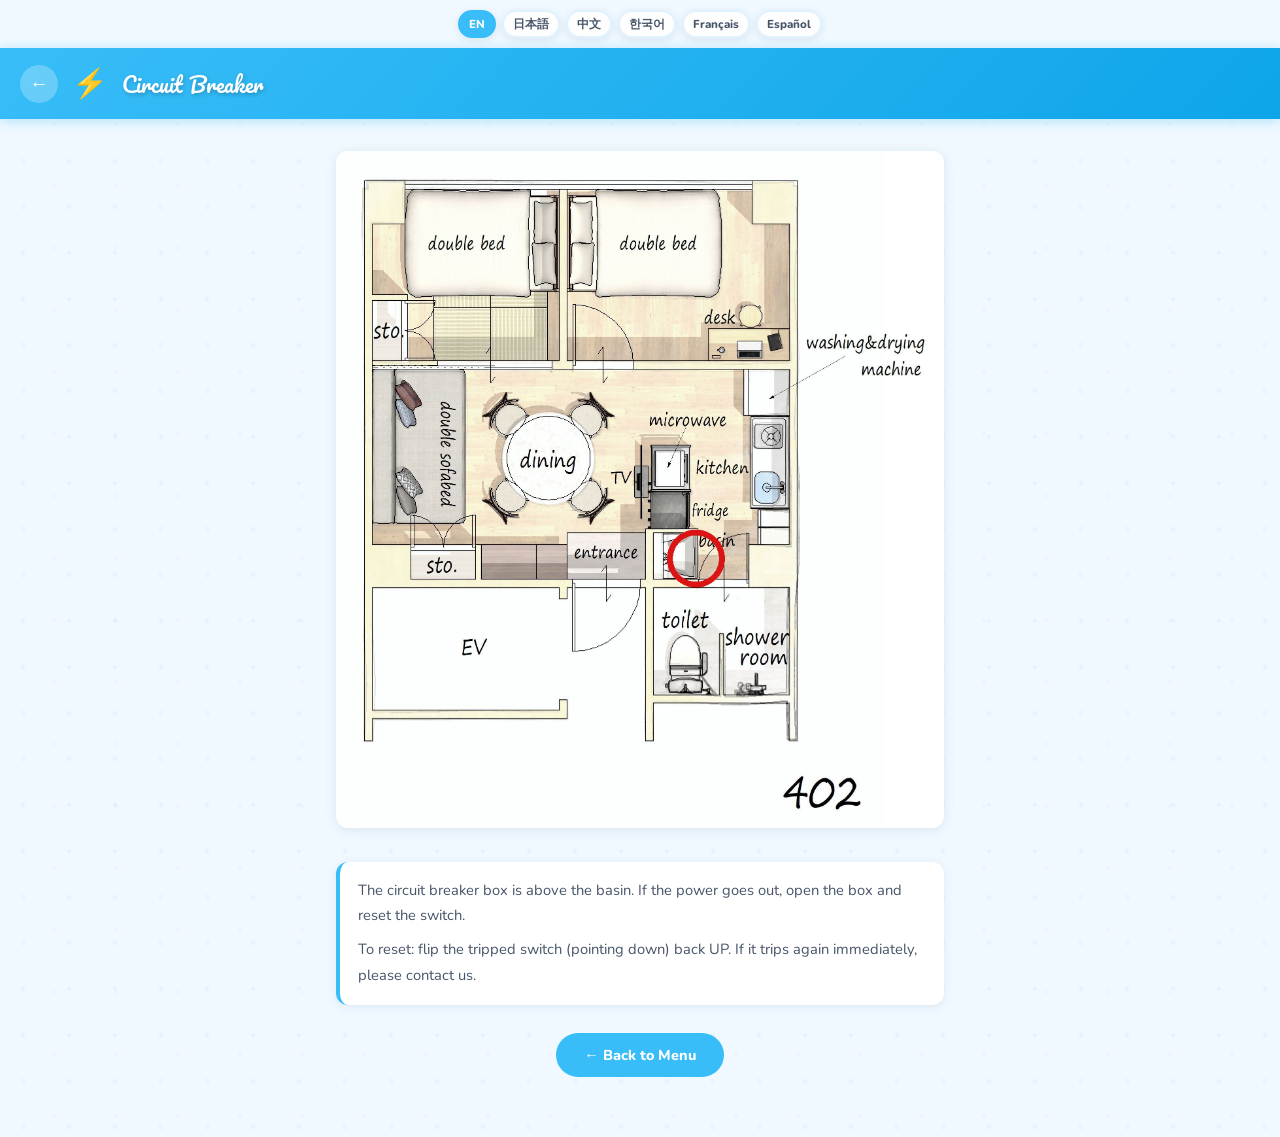
<file: circuit-breaker/index.html>
<!DOCTYPE html>
<html lang="en" data-lang="en">
<head>
<meta charset="UTF-8">
<meta name="viewport" content="width=device-width, initial-scale=1.0">
<title>Circuit Breaker — GLV 402</title>
<link href="https://fonts.googleapis.com/css2?family=Nunito:wght@600;700;800;900&family=Pacifico&display=swap" rel="stylesheet">
<style>
  :root{--accent:#38bdf8;--accent-strong:#0ea5e9;--accent-light:#e0f2fe;--cream:#f0f9ff;--text-dark:#1f2937;--text-mid:#475569;}
  .lang-bar{display:flex;justify-content:center;gap:6px;padding:10px 16px;flex-wrap:wrap;background:var(--cream);}
  .lang-btn{border:2px solid var(--accent-light);background:rgba(255,255,255,0.92);border-radius:50px;padding:4px 9px;font-family:'Nunito',sans-serif;font-size:0.72rem;font-weight:800;color:var(--text-mid);cursor:pointer;transition:all 0.2s;box-shadow:0 2px 8px rgba(60,80,120,0.12);}
  .lang-btn.active{background:var(--accent);border-color:var(--accent);color:#fff;}
  .lang-btn:hover:not(.active){border-color:var(--accent);color:var(--accent);}
  .info-card{background:#fff;border-left:4px solid var(--accent);border-radius:12px;padding:16px 18px;margin:16px 0;box-shadow:0 2px 10px rgba(60,80,120,0.10);}
  .info-card p{font-size:0.92rem;line-height:1.75;color:var(--text-mid);margin:0;}
  .info-card p+p{margin-top:8px;}
  .section-title{font-family:'Pacifico',cursive;font-size:1rem;color:var(--accent);margin-bottom:8px;}
  .rest-card{background:#fff;border-radius:14px;padding:14px 16px;margin:12px 0;box-shadow:0 2px 10px rgba(60,80,120,0.10);}
  .rest-card .rest-name{font-weight:800;font-size:0.97rem;color:var(--text-dark);margin-bottom:4px;}
  .rest-card .rest-desc{font-size:0.88rem;color:var(--text-mid);line-height:1.6;margin-bottom:6px;}
  .rest-card a{display:inline-flex;align-items:center;gap:5px;font-size:0.82rem;font-weight:700;color:var(--accent);text-decoration:none;}
  .rest-card a:hover{opacity:0.75;}
  .notice-card{background:#fff;border:3px solid var(--accent);border-radius:16px;padding:28px 24px;text-align:center;box-shadow:0 4px 20px rgba(60,80,120,0.15);margin-bottom:24px;}
  .notice-icon{font-size:3.5rem;margin-bottom:16px;display:block;}
  .notice-title{font-family:'Pacifico',cursive;font-size:1.2rem;color:var(--accent);margin-bottom:16px;}
  .notice-body{font-size:0.95rem;line-height:1.8;color:var(--text-mid);}
  .notice-body strong{color:var(--accent);display:block;margin-top:12px;font-size:1rem;}
  .page-img{width:100%;border-radius:12px;margin:12px 0;box-shadow:0 2px 12px rgba(60,80,120,0.12);}
  *{box-sizing:border-box;margin:0;padding:0;}
  body{font-family:'Nunito',sans-serif;background:var(--cream);color:var(--text-dark);min-height:100vh;}
  .top-bar{background:linear-gradient(135deg,var(--accent) 0%,var(--accent-strong) 100%);padding:16px 20px;display:flex;align-items:center;gap:14px;position:sticky;top:0;z-index:10;box-shadow:0 2px 12px rgba(14,165,233,0.28);}
  .back-btn{background:rgba(255,255,255,0.25);border:none;border-radius:50%;width:38px;height:38px;display:flex;align-items:center;justify-content:center;cursor:pointer;font-size:1.2rem;color:#fff;text-decoration:none;flex-shrink:0;transition:background 0.2s;}
  .back-btn:hover{background:rgba(255,255,255,0.4);}
  .top-title{font-family:'Pacifico',cursive;font-size:1.3rem;color:#fff;text-shadow:1px 2px 4px rgba(0,0,0,0.2);flex:1;}
  .top-emoji{font-size:1.8rem;}
  .content{padding:20px 16px 40px;max-width:640px;margin:0 auto;}
  .back-footer{text-align:center;margin-top:28px;padding-bottom:20px;}
  .back-footer a{display:inline-flex;align-items:center;gap:8px;background:var(--accent);color:#fff;text-decoration:none;padding:12px 28px;border-radius:50px;font-weight:800;font-size:0.9rem;transition:opacity 0.2s;}
  .back-footer a:hover{opacity:0.8;}
</style>
  <link rel="stylesheet" href="../assets/cute-pack.css">
  <link rel="stylesheet" href="../assets/i18n.css">
  <script src="../assets/i18n.js"></script>
</head>
<body>
<div class="lang-bar" aria-label="Language">
  <button type="button" class="lang-btn active" data-lang="en" aria-pressed="true">EN</button>
  <button type="button" class="lang-btn" data-lang="ja" aria-pressed="false">日本語</button>
  <button type="button" class="lang-btn" data-lang="zh" aria-pressed="false">中文</button>
  <button type="button" class="lang-btn" data-lang="ko" aria-pressed="false">한국어</button>
  <button type="button" class="lang-btn" data-lang="fr" aria-pressed="false">Français</button>
  <button type="button" class="lang-btn" data-lang="es" aria-pressed="false">Español</button>
</div>
<div class="top-bar">
  <a href="../" class="back-btn">&#x2190;</a>
  <span class="top-emoji">⚡</span>
  <div class="top-title" data-i18n="pageTitle"><span class="lang lang-en">Circuit Breaker</span><span class="lang lang-ja">ブレーカーについて</span><span class="lang lang-zh">断路器说明</span><span class="lang lang-ko">차단기 안내</span><span class="lang lang-fr">Disjoncteur</span><span class="lang lang-es">Interruptor automático</span></div>
</div>
<div class="content">
  <img src="glv402-breaker-map.jpg" class="page-img" alt="Circuit breaker above the basin">
  <div class="info-card"><p data-i18n="cb1"><span class="lang lang-en">The circuit breaker box is above the basin. If the power goes out, open the box and reset the switch.</span><span class="lang lang-ja">ブレーカーボックスは洗面台の上にあります。停電した場合はボックスを開けてスイッチをリセットしてください。</span><span class="lang lang-zh">断路器盒在洗手台上方。停电时，打开盒子重设开关。</span><span class="lang lang-ko">차단기 함은 세면대 위에 있습니다. 전기가 나가면 함을 열고 스위치를 리셋하세요.</span><span class="lang lang-fr">Le disjoncteur se trouve au-dessus du lavabo. En cas de panne, ouvrez la boîte et réarmez.</span><span class="lang lang-es">El cuadro eléctrico está encima del lavabo. Si se va la luz, ábrala y restaure el interruptor.</span></p><p data-i18n="cb2"><span class="lang lang-en">To reset: flip the tripped switch (pointing down) back UP. If it trips again immediately, please contact us.</span><span class="lang lang-ja">リセット方法：下がっているスイッチを上に戻します。すぐに再び落ちる場合はご連絡ください。</span><span class="lang lang-zh">重设方法：将向下的开关拨回向上位置。如果立即再次跳闸，请联系我们。</span><span class="lang lang-ko">리셋 방법: 내려간 스위치를 위로 올리세요. 즉시 다시 내려가면 저희에게 연락해 주세요.</span><span class="lang lang-fr">Pour réarmer : relevez l'interrupteur abaissé. S'il saute à nouveau immédiatement, contactez-nous.</span><span class="lang lang-es">Para restaurar: levante el interruptor caído. Si vuelve a saltar, contáctenos.</span></p></div>
  <div class="back-footer">
    <a href="../" data-i18n="backToMenu"><span class="lang lang-en">← Back to Menu</span><span class="lang lang-ja">← メニューに戻る</span><span class="lang lang-zh">← 返回菜单</span><span class="lang lang-ko">← 메뉴로 돌아가기</span><span class="lang lang-fr">← Retour au menu</span><span class="lang lang-es">← Volver al menú</span></a>
  </div>
</div>

  <script src="../assets/cute-pack.js" defer></script>
</body>
</html>
</file>
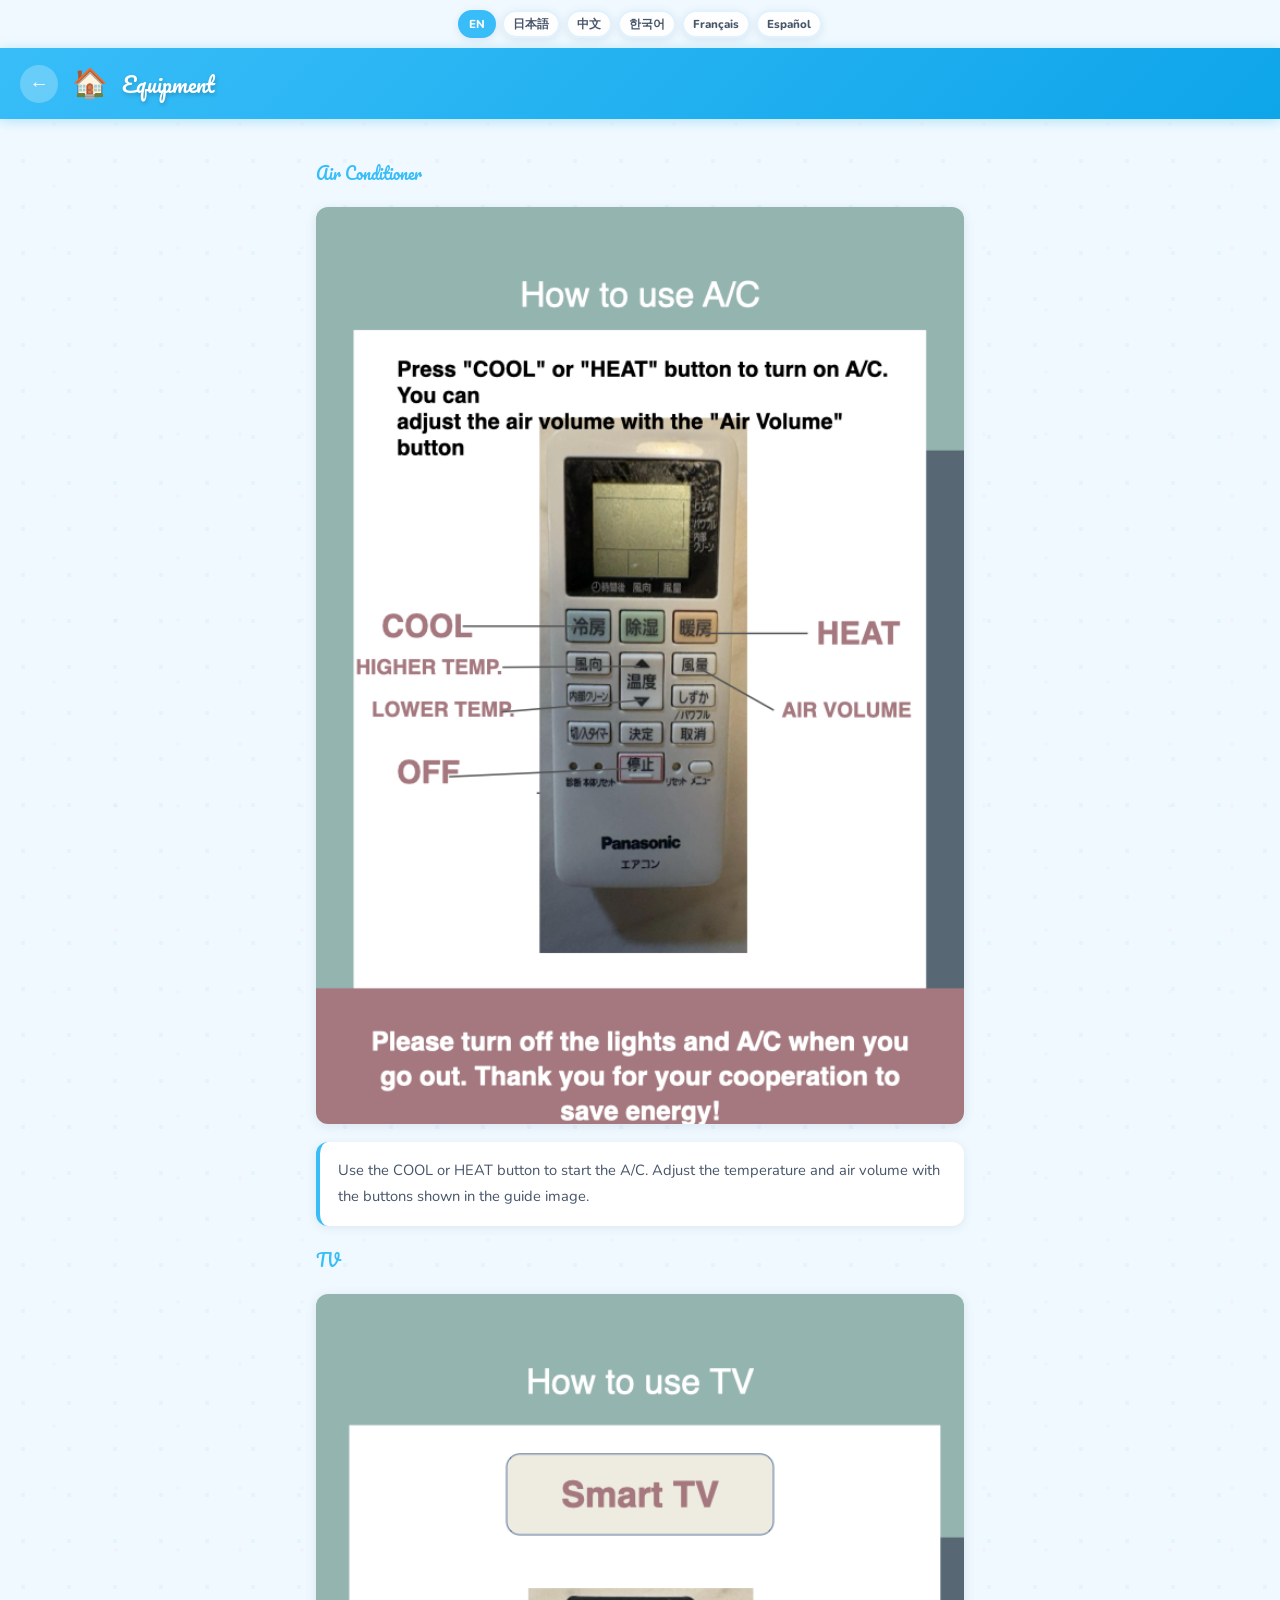
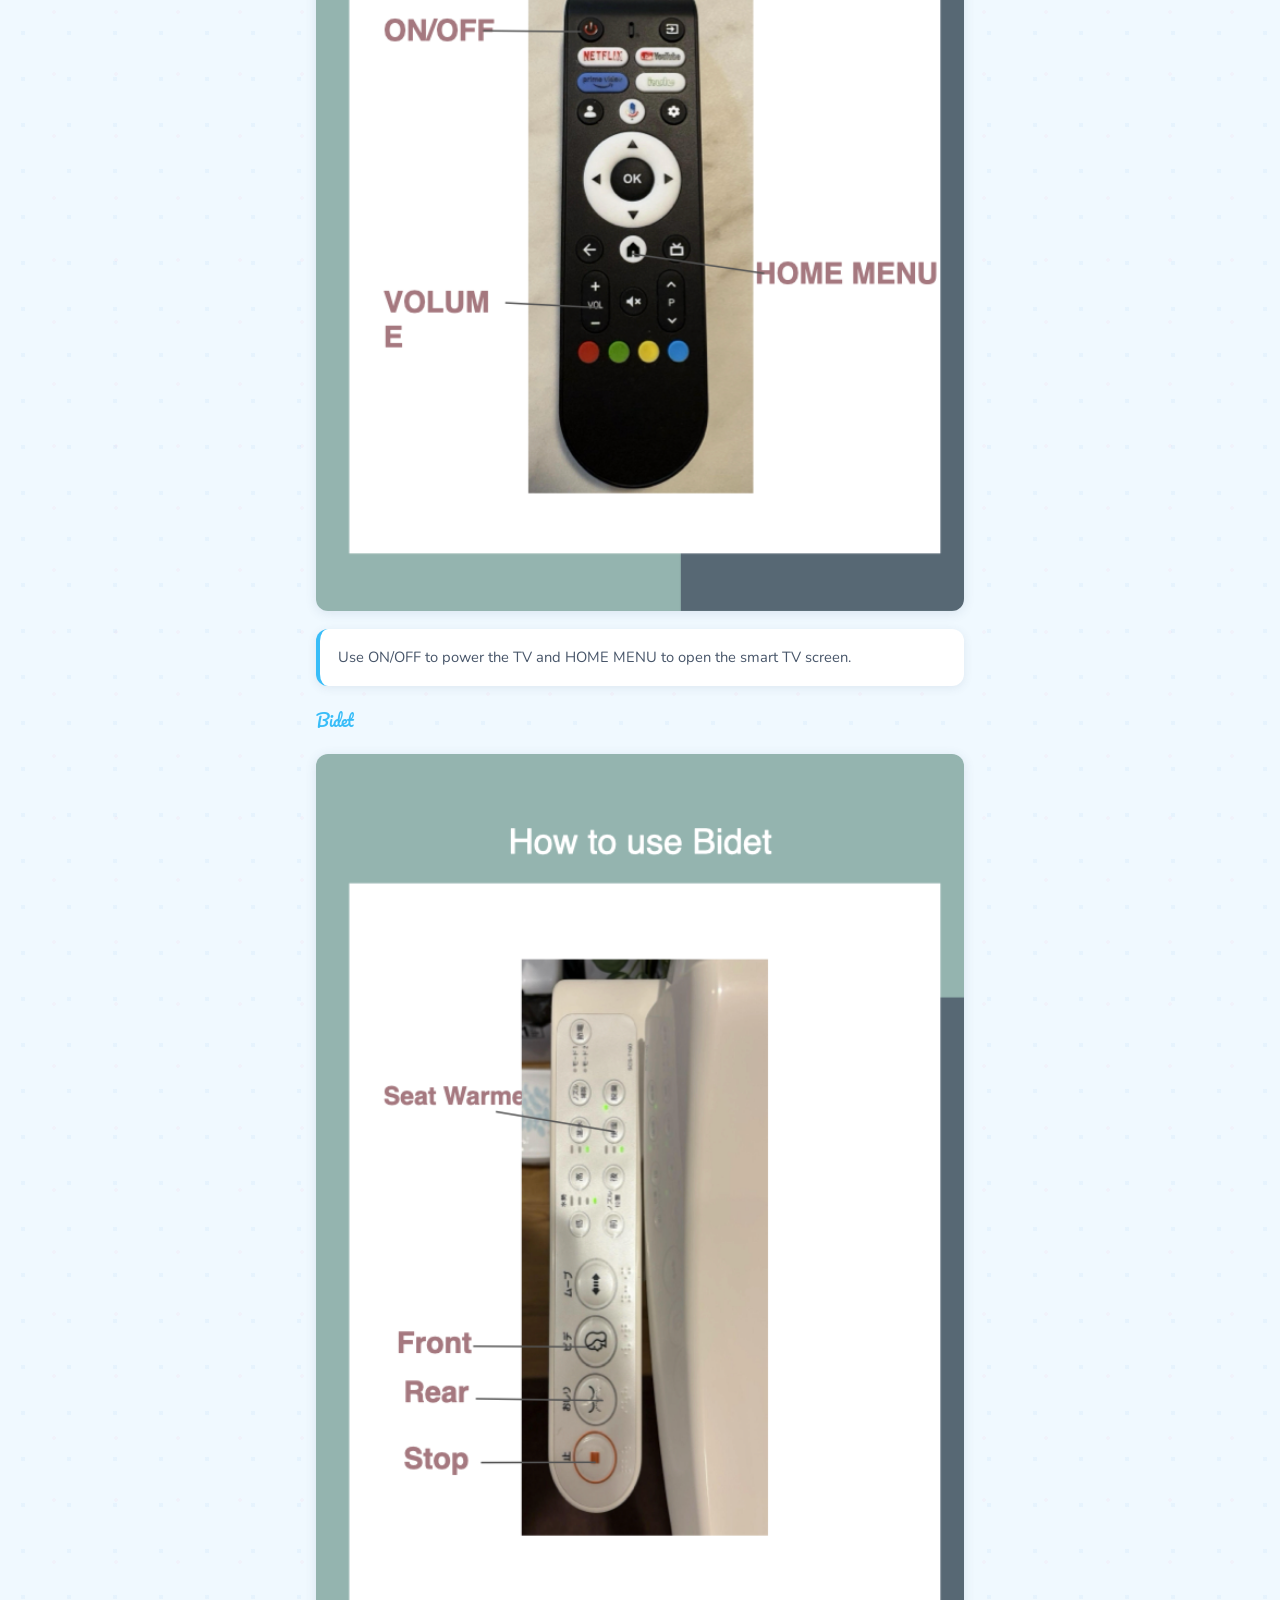
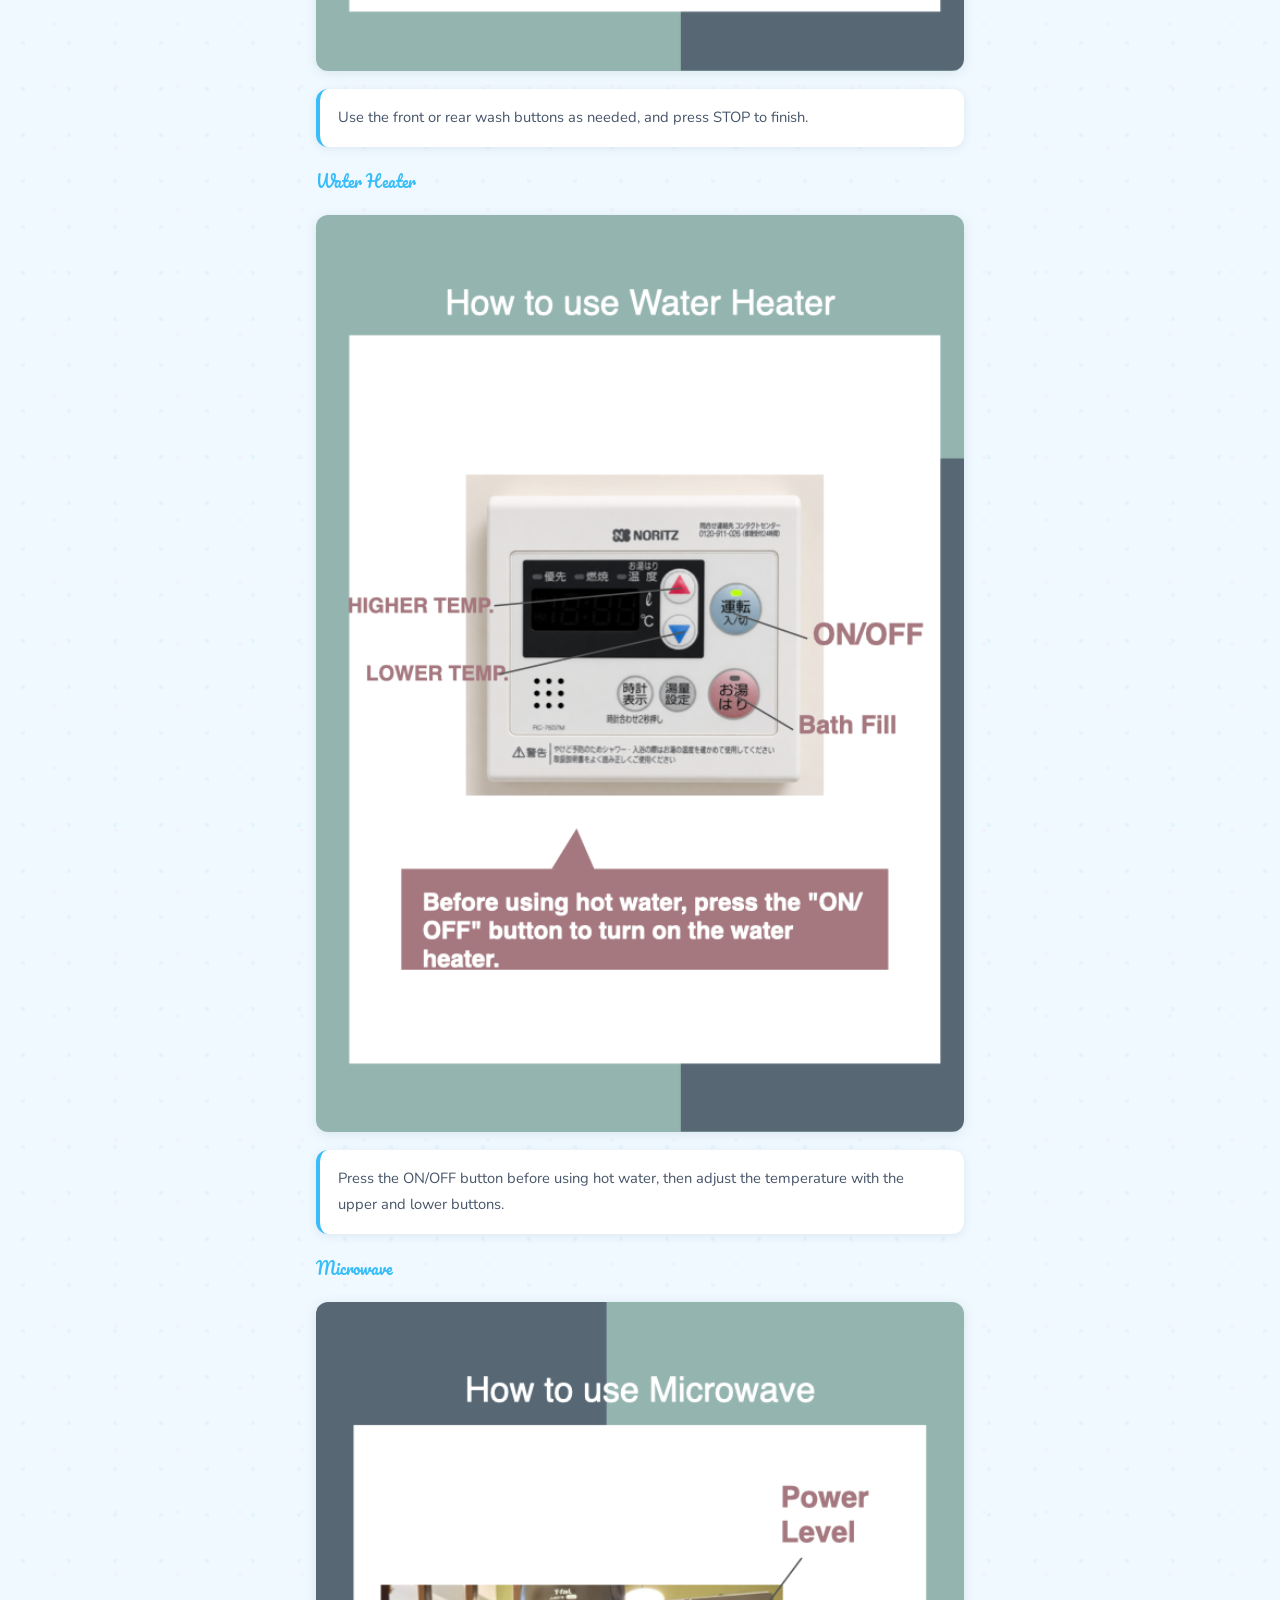
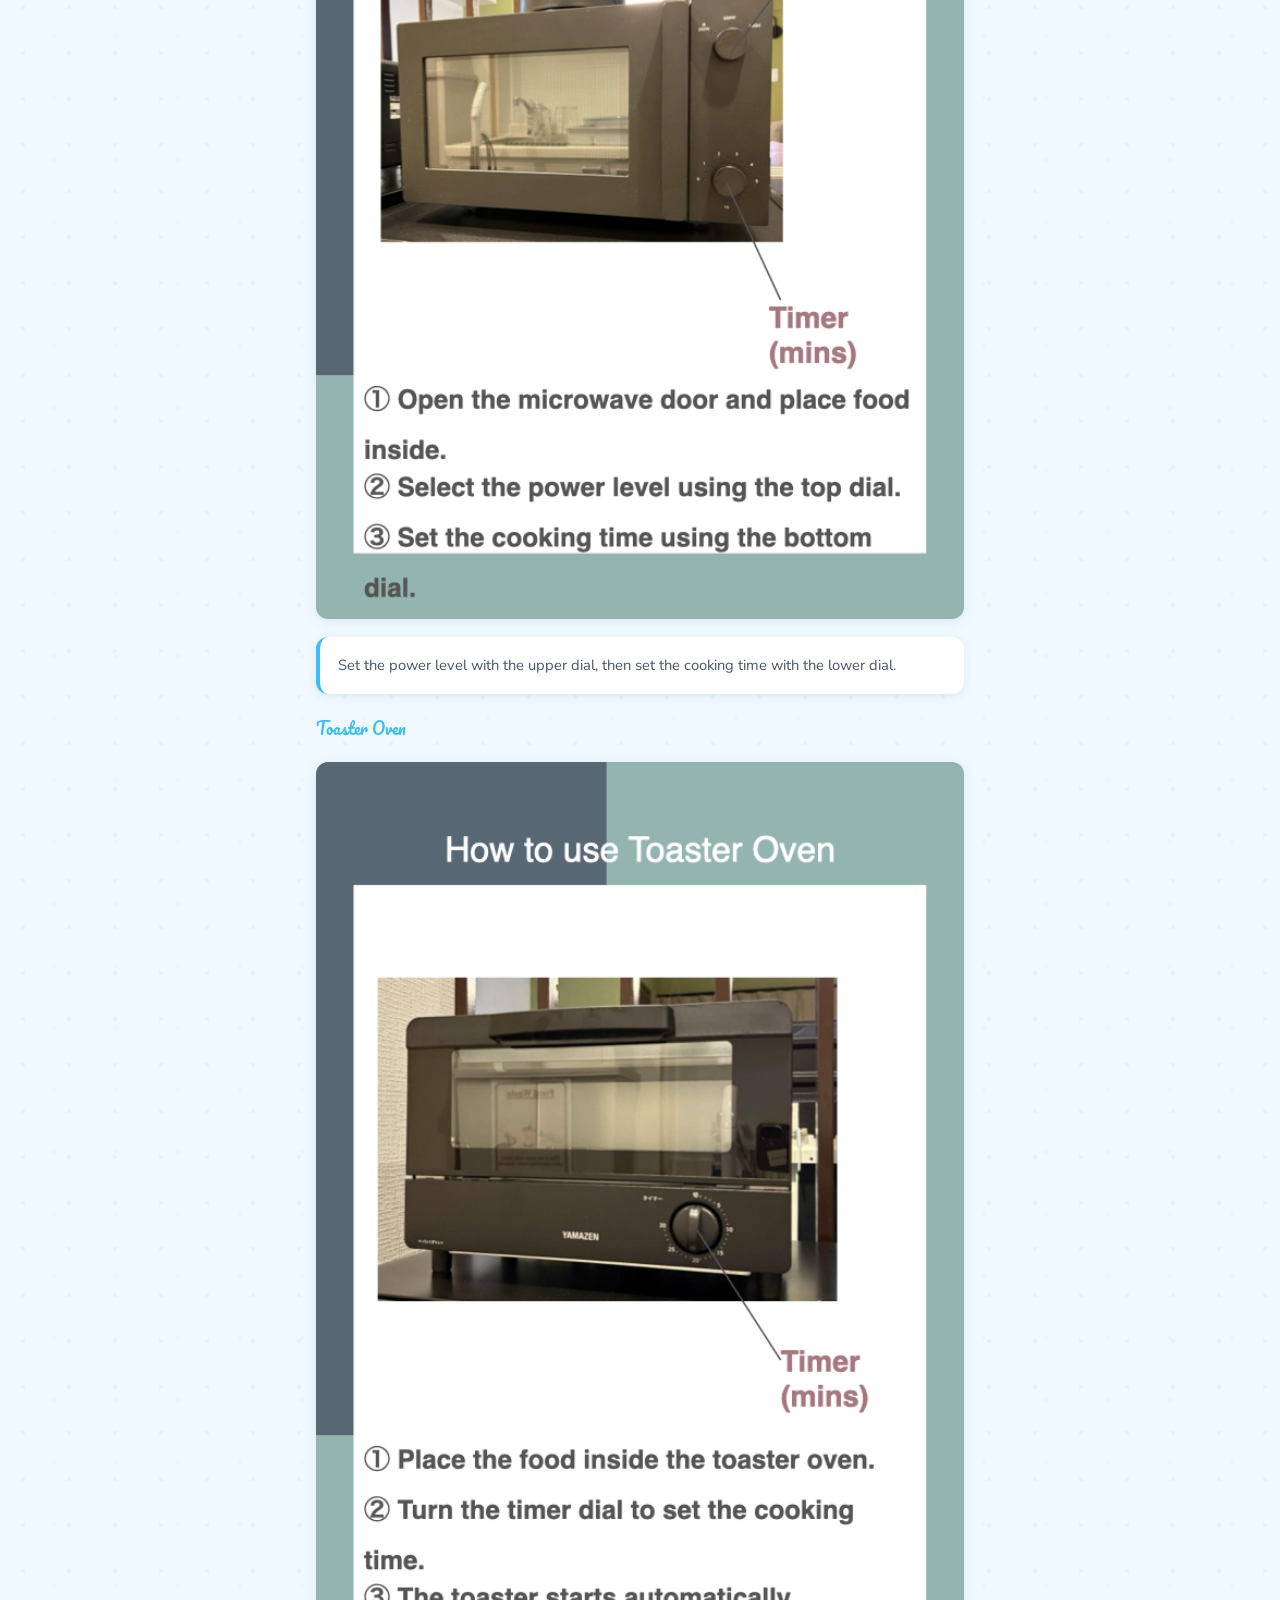
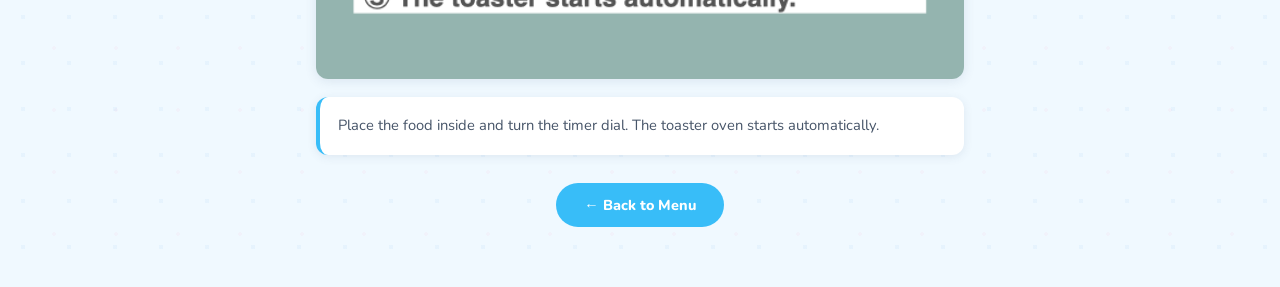
<file: equipment/index.html>
<!DOCTYPE html>
<html lang="en" data-lang="en">
<head>
<meta charset="UTF-8">
<meta name="viewport" content="width=device-width, initial-scale=1.0">
<title>Equipment - GLV 402</title>
<link href="https://fonts.googleapis.com/css2?family=Nunito:wght@600;700;800;900&family=Pacifico&display=swap" rel="stylesheet">
<style>
  :root{--accent:#38bdf8;--accent-strong:#0ea5e9;--accent-light:#e0f2fe;--cream:#f0f9ff;--text-dark:#1f2937;--text-mid:#475569;}
  *{box-sizing:border-box;margin:0;padding:0}
  body{font-family:'Nunito',sans-serif;background:var(--cream);color:var(--text-dark);min-height:100vh}
  .lang-bar{display:flex;justify-content:center;gap:6px;padding:10px 16px;flex-wrap:wrap;background:var(--cream)}
  .lang-btn{border:2px solid var(--accent-light);background:rgba(255,255,255,.92);border-radius:999px;padding:4px 9px;font-family:'Nunito',sans-serif;font-size:.72rem;font-weight:800;color:var(--text-mid);cursor:pointer;transition:all .2s;box-shadow:0 2px 8px rgba(60,80,120,.12)}
  .lang-btn.active{background:var(--accent);border-color:var(--accent);color:#fff}
  .lang-btn:hover:not(.active){border-color:var(--accent);color:var(--accent)}
  .top-bar{background:linear-gradient(135deg,var(--accent) 0%,var(--accent-strong) 100%);padding:16px 20px;display:flex;align-items:center;gap:14px;position:sticky;top:0;z-index:10;box-shadow:0 2px 12px rgba(14,165,233,.28)}
  .back-btn{background:rgba(255,255,255,.25);border:none;border-radius:50%;width:38px;height:38px;display:flex;align-items:center;justify-content:center;cursor:pointer;font-size:1.2rem;color:#fff;text-decoration:none;flex-shrink:0;transition:background .2s}
  .back-btn:hover{background:rgba(255,255,255,.4)}
  .top-emoji{font-size:1.8rem}
  .top-title{font-family:'Pacifico',cursive;font-size:1.3rem;color:#fff;text-shadow:1px 2px 4px rgba(0,0,0,.2);flex:1}
  .content{padding:20px 16px 40px;max-width:680px;margin:0 auto}
  .section-title{font-family:'Pacifico',cursive;font-size:1rem;color:var(--accent);margin:20px 0 8px}
  .page-img{width:100%;border-radius:12px;margin:12px 0;box-shadow:0 2px 12px rgba(60,80,120,.12)}
  .info-card{background:#fff;border-left:4px solid var(--accent);border-radius:12px;padding:16px 18px;margin:0 0 18px;box-shadow:0 2px 10px rgba(60,80,120,.10)}
  .info-card p{font-size:.92rem;line-height:1.75;color:var(--text-mid);margin:0}
  .back-footer{text-align:center;margin-top:28px;padding-bottom:20px}
  .back-footer a{display:inline-flex;align-items:center;gap:8px;background:var(--accent);color:#fff;text-decoration:none;padding:12px 28px;border-radius:999px;font-weight:800;font-size:.9rem;transition:opacity .2s}
  .back-footer a:hover{opacity:.8}
</style>
  <link rel="stylesheet" href="../assets/cute-pack.css">
  <link rel="stylesheet" href="../assets/i18n.css">
  <script src="../assets/i18n.js"></script>
</head>
<body>
<div class="lang-bar" aria-label="Language">
  <button type="button" class="lang-btn active" data-lang="en" aria-pressed="true">EN</button>
  <button type="button" class="lang-btn" data-lang="ja" aria-pressed="false">日本語</button>
  <button type="button" class="lang-btn" data-lang="zh" aria-pressed="false">中文</button>
  <button type="button" class="lang-btn" data-lang="ko" aria-pressed="false">한국어</button>
  <button type="button" class="lang-btn" data-lang="fr" aria-pressed="false">Français</button>
  <button type="button" class="lang-btn" data-lang="es" aria-pressed="false">Español</button>
</div>
  <div class="top-bar">
    <a href="../" class="back-btn">&#x2190;</a>
    <span class="top-emoji">🏠</span>
    <div class="top-title" data-i18n="pageTitle"><span class="lang lang-en">Equipment</span><span class="lang lang-ja">設備について</span><span class="lang lang-zh">设施说明</span><span class="lang lang-ko">시설 안내</span><span class="lang lang-fr">Équipements</span><span class="lang lang-es">Equipamiento</span></div>
  </div>
<div class="content">
  <div class="section-title" data-i18n="s1"><span class="lang lang-en">Air Conditioner</span><span class="lang lang-ja">エアコン</span><span class="lang lang-zh">空调</span><span class="lang lang-ko">에어컨</span><span class="lang lang-fr">Climatiseur</span><span class="lang lang-es">Aire acondicionado</span></div>
  <img src="../assets/guide/equipment-ac.png" class="page-img" alt="Air conditioner guide">
  <div class="info-card"><p data-i18n="eq1"><span class="lang lang-en">Use the COOL or HEAT button to start the A/C. Adjust the temperature and air volume with the buttons shown in the guide image.</span><span class="lang lang-ja">COOL または HEAT ボタンでエアコンを起動します。温度や風量は画像内のボタンで調整してください。</span><span class="lang lang-zh">按 COOL 或 HEAT 启动空调。温度和风量请按图片中的按钮调节。</span><span class="lang lang-ko">COOL 또는 HEAT 버튼으로 에어컨을 켜고, 온도와 풍량은 이미지의 버튼으로 조절하세요.</span><span class="lang lang-fr">Appuyez sur COOL ou HEAT pour démarrer la climatisation. Réglez la température et la ventilation avec les boutons indiqués.</span><span class="lang lang-es">Pulse COOL o HEAT para encender el aire acondicionado. Ajuste la temperatura y el caudal de aire con los botones de la imagen.</span></p></div>

  <div class="section-title" data-i18n="s2"><span class="lang lang-en">TV</span><span class="lang lang-ja">テレビ</span><span class="lang lang-zh">电视</span><span class="lang lang-ko">TV</span><span class="lang lang-fr">Télévision</span><span class="lang lang-es">Televisión</span></div>
  <img src="../assets/guide/equipment-tv.png" class="page-img" alt="TV guide">
  <div class="info-card"><p data-i18n="eq2"><span class="lang lang-en">Use ON/OFF to power the TV and HOME MENU to open the smart TV screen.</span><span class="lang lang-ja">ON/OFF で電源を入れ、HOME MENU からスマートTV画面を開けます。</span><span class="lang lang-zh">按 ON/OFF 开机，按 HOME MENU 打开智能电视界面。</span><span class="lang lang-ko">ON/OFF 로 전원을 켜고 HOME MENU 로 스마트 TV 화면을 여세요.</span><span class="lang lang-fr">Utilisez ON/OFF pour allumer la TV et HOME MENU pour ouvrir l'écran Smart TV.</span><span class="lang lang-es">Use ON/OFF para encender la TV y HOME MENU para abrir la pantalla Smart TV.</span></p></div>

  <div class="section-title" data-i18n="s3"><span class="lang lang-en">Bidet</span><span class="lang lang-ja">ウォシュレット</span><span class="lang lang-zh">智能马桶</span><span class="lang lang-ko">비데</span><span class="lang lang-fr">Bidet</span><span class="lang lang-es">Bidé</span></div>
  <img src="../assets/guide/equipment-bidet.png" class="page-img" alt="Bidet guide">
  <div class="info-card"><p data-i18n="eq3"><span class="lang lang-en">Use the front or rear wash buttons as needed, and press STOP to finish.</span><span class="lang lang-ja">必要に応じて前洗浄・後洗浄ボタンを使い、終わるときは STOP を押してください。</span><span class="lang lang-zh">可按需使用前洗或后洗按钮，结束时请按 STOP。</span><span class="lang lang-ko">필요에 따라 앞/뒤 세정 버튼을 사용하고 종료할 때는 STOP 을 누르세요.</span><span class="lang lang-fr">Utilisez le lavage avant ou arrière si besoin, puis appuyez sur STOP pour terminer.</span><span class="lang lang-es">Use los botones de lavado delantero o trasero según sea necesario y pulse STOP para terminar.</span></p></div>

  <div class="section-title" data-i18n="s4"><span class="lang lang-en">Water Heater</span><span class="lang lang-ja">給湯器</span><span class="lang lang-zh">热水器</span><span class="lang lang-ko">온수기</span><span class="lang lang-fr">Chauffe-eau</span><span class="lang lang-es">Calentador de agua</span></div>
  <img src="../assets/guide/equipment-water-heater.png" class="page-img" alt="Water heater guide">
  <div class="info-card"><p data-i18n="eq4"><span class="lang lang-en">Press the ON/OFF button before using hot water, then adjust the temperature with the upper and lower buttons.</span><span class="lang lang-ja">お湯を使う前に ON/OFF を押し、その後上下ボタンで温度を調整してください。</span><span class="lang lang-zh">使用热水前请先按 ON/OFF，然后用上下按钮调节温度。</span><span class="lang lang-ko">온수를 사용하기 전에 ON/OFF 를 누르고 위아래 버튼으로 온도를 조절하세요.</span><span class="lang lang-fr">Avant d'utiliser l'eau chaude, appuyez sur ON/OFF puis réglez la température avec les boutons haut et bas.</span><span class="lang lang-es">Antes de usar agua caliente, pulse ON/OFF y ajuste la temperatura con los botones superior e inferior.</span></p></div>

  <div class="section-title" data-i18n="s5"><span class="lang lang-en">Microwave</span><span class="lang lang-ja">電子レンジ</span><span class="lang lang-zh">微波炉</span><span class="lang lang-ko">전자레인지</span><span class="lang lang-fr">Micro-ondes</span><span class="lang lang-es">Microondas</span></div>
  <img src="../assets/guide/equipment-microwave.png" class="page-img" alt="Microwave guide">
  <div class="info-card"><p data-i18n="eq5"><span class="lang lang-en">Set the power level with the upper dial, then set the cooking time with the lower dial.</span><span class="lang lang-ja">上のダイヤルで出力を選び、下のダイヤルで加熱時間を設定してください。</span><span class="lang lang-zh">先用上方旋钮选择火力，再用下方旋钮设定加热时间。</span><span class="lang lang-ko">위 다이얼로 출력 단계를 고르고 아래 다이얼로 시간을 설정하세요.</span><span class="lang lang-fr">Réglez la puissance avec la molette du haut puis le temps avec la molette du bas.</span><span class="lang lang-es">Use el dial superior para elegir la potencia y el inferior para fijar el tiempo.</span></p></div>

  <div class="section-title" data-i18n="s6"><span class="lang lang-en">Toaster Oven</span><span class="lang lang-ja">トースターオーブン</span><span class="lang lang-zh">烤箱</span><span class="lang lang-ko">토스터 오븐</span><span class="lang lang-fr">Four grille-pain</span><span class="lang lang-es">Horno tostador</span></div>
  <img src="../assets/guide/equipment-toaster.png" class="page-img" alt="Toaster oven guide">
  <div class="info-card"><p data-i18n="eq6"><span class="lang lang-en">Place the food inside and turn the timer dial. The toaster oven starts automatically.</span><span class="lang lang-ja">食べ物を入れてタイマーダイヤルを回すと、自動で加熱が始まります。</span><span class="lang lang-zh">放入食物后旋转定时旋钮，烤箱会自动开始工作。</span><span class="lang lang-ko">음식을 넣고 타이머 다이얼을 돌리면 자동으로 작동합니다.</span><span class="lang lang-fr">Placez les aliments dans le four puis tournez la minuterie. Le four démarre automatiquement.</span><span class="lang lang-es">Coloque la comida dentro y gire el temporizador. El horno se iniciará automáticamente.</span></p></div>

  <div class="back-footer">
    <a href="../" data-i18n="backToMenu"><span class="lang lang-en">← Back to Menu</span><span class="lang lang-ja">← メニューに戻る</span><span class="lang lang-zh">← 返回菜单</span><span class="lang lang-ko">← 메뉴로 돌아가기</span><span class="lang lang-fr">← Retour au menu</span><span class="lang lang-es">← Volver al menú</span></a>
  </div>
</div>

  <script src="../assets/cute-pack.js" defer></script>
</body>
</html>
</file>
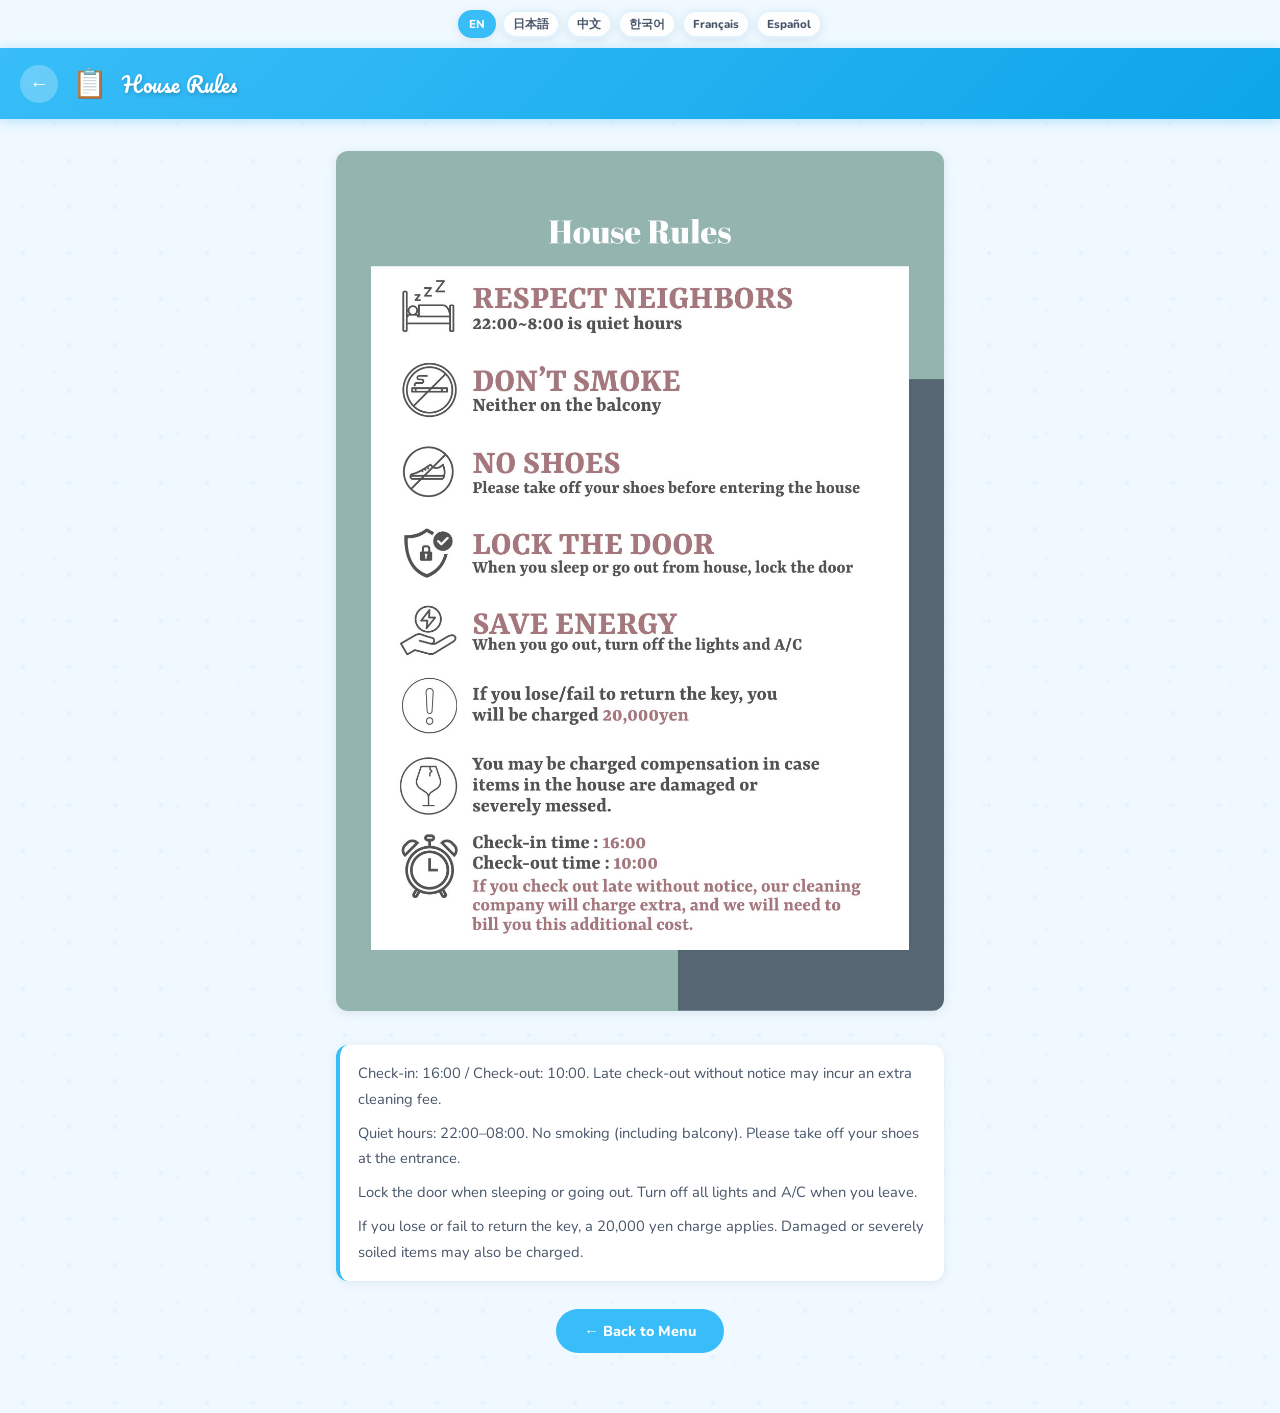
<file: house-rules/index.html>
<!DOCTYPE html>
<html lang="en" data-lang="en">
<head>
<meta charset="UTF-8">
<meta name="viewport" content="width=device-width, initial-scale=1.0">
<title>House Rules — GLV 402</title>
<link href="https://fonts.googleapis.com/css2?family=Nunito:wght@600;700;800;900&family=Pacifico&display=swap" rel="stylesheet">
<style>
  :root{--accent:#38bdf8;--accent-strong:#0ea5e9;--accent-light:#e0f2fe;--cream:#f0f9ff;--text-dark:#1f2937;--text-mid:#475569;}
  .lang-bar{display:flex;justify-content:center;gap:6px;padding:10px 16px;flex-wrap:wrap;background:var(--cream);}
  .lang-btn{border:2px solid var(--accent-light);background:rgba(255,255,255,0.92);border-radius:50px;padding:4px 9px;font-family:'Nunito',sans-serif;font-size:0.72rem;font-weight:800;color:var(--text-mid);cursor:pointer;transition:all 0.2s;box-shadow:0 2px 8px rgba(60,80,120,0.12);}
  .lang-btn.active{background:var(--accent);border-color:var(--accent);color:#fff;}
  .lang-btn:hover:not(.active){border-color:var(--accent);color:var(--accent);}
  .info-card{background:#fff;border-left:4px solid var(--accent);border-radius:12px;padding:16px 18px;margin:16px 0;box-shadow:0 2px 10px rgba(60,80,120,0.10);}
  .info-card p{font-size:0.92rem;line-height:1.75;color:var(--text-mid);margin:0;}
  .info-card p+p{margin-top:8px;}
  .section-title{font-family:'Pacifico',cursive;font-size:1rem;color:var(--accent);margin-bottom:8px;}
  .rest-card{background:#fff;border-radius:14px;padding:14px 16px;margin:12px 0;box-shadow:0 2px 10px rgba(60,80,120,0.10);}
  .rest-card .rest-name{font-weight:800;font-size:0.97rem;color:var(--text-dark);margin-bottom:4px;}
  .rest-card .rest-desc{font-size:0.88rem;color:var(--text-mid);line-height:1.6;margin-bottom:6px;}
  .rest-card a{display:inline-flex;align-items:center;gap:5px;font-size:0.82rem;font-weight:700;color:var(--accent);text-decoration:none;}
  .rest-card a:hover{opacity:0.75;}
  .notice-card{background:#fff;border:3px solid var(--accent);border-radius:16px;padding:28px 24px;text-align:center;box-shadow:0 4px 20px rgba(60,80,120,0.15);margin-bottom:24px;}
  .notice-icon{font-size:3.5rem;margin-bottom:16px;display:block;}
  .notice-title{font-family:'Pacifico',cursive;font-size:1.2rem;color:var(--accent);margin-bottom:16px;}
  .notice-body{font-size:0.95rem;line-height:1.8;color:var(--text-mid);}
  .notice-body strong{color:var(--accent);display:block;margin-top:12px;font-size:1rem;}
  .page-img{width:100%;border-radius:12px;margin:12px 0;box-shadow:0 2px 12px rgba(60,80,120,0.12);}
  *{box-sizing:border-box;margin:0;padding:0;}
  body{font-family:'Nunito',sans-serif;background:var(--cream);color:var(--text-dark);min-height:100vh;}
  .top-bar{background:linear-gradient(135deg,var(--accent) 0%,var(--accent-strong) 100%);padding:16px 20px;display:flex;align-items:center;gap:14px;position:sticky;top:0;z-index:10;box-shadow:0 2px 12px rgba(14,165,233,0.28);}
  .back-btn{background:rgba(255,255,255,0.25);border:none;border-radius:50%;width:38px;height:38px;display:flex;align-items:center;justify-content:center;cursor:pointer;font-size:1.2rem;color:#fff;text-decoration:none;flex-shrink:0;transition:background 0.2s;}
  .back-btn:hover{background:rgba(255,255,255,0.4);}
  .top-title{font-family:'Pacifico',cursive;font-size:1.3rem;color:#fff;text-shadow:1px 2px 4px rgba(0,0,0,0.2);flex:1;}
  .top-emoji{font-size:1.8rem;}
  .content{padding:20px 16px 40px;max-width:640px;margin:0 auto;}
  .back-footer{text-align:center;margin-top:28px;padding-bottom:20px;}
  .back-footer a{display:inline-flex;align-items:center;gap:8px;background:var(--accent);color:#fff;text-decoration:none;padding:12px 28px;border-radius:50px;font-weight:800;font-size:0.9rem;transition:opacity 0.2s;}
  .back-footer a:hover{opacity:0.8;}
</style>
  <link rel="stylesheet" href="../assets/cute-pack.css">
  <link rel="stylesheet" href="../assets/i18n.css">
  <script src="../assets/i18n.js"></script>
</head>
<body>
<div class="lang-bar" aria-label="Language">
  <button type="button" class="lang-btn active" data-lang="en" aria-pressed="true">EN</button>
  <button type="button" class="lang-btn" data-lang="ja" aria-pressed="false">日本語</button>
  <button type="button" class="lang-btn" data-lang="zh" aria-pressed="false">中文</button>
  <button type="button" class="lang-btn" data-lang="ko" aria-pressed="false">한국어</button>
  <button type="button" class="lang-btn" data-lang="fr" aria-pressed="false">Français</button>
  <button type="button" class="lang-btn" data-lang="es" aria-pressed="false">Español</button>
</div>
<div class="top-bar">
  <a href="../" class="back-btn">&#x2190;</a>
  <span class="top-emoji">📋</span>
  <div class="top-title" data-i18n="pageTitle"><span class="lang lang-en">House Rules</span><span class="lang lang-ja">ハウスルール</span><span class="lang lang-zh">入住规则</span><span class="lang lang-ko">하우스 규정</span><span class="lang lang-fr">Règlement intérieur</span><span class="lang lang-es">Normas de la casa</span></div>
</div>
<div class="content">
  <img src="[data-uri]" class="page-img" alt="House Rules">
  <div class="info-card">
    <p data-i18n="hr1"><span class="lang lang-en">Check-in: 16:00 / Check-out: 10:00. Late check-out without notice may incur an extra cleaning fee.</span><span class="lang lang-ja">チェックイン：16:00 / チェックアウト：10:00。事前連絡なしの遅延退室は清掃追加料金が発生する場合があります。</span><span class="lang lang-zh">入住时间：16:00 / 退房时间：10:00。如未提前通知延迟退房，可能产生额外清洁费用。</span><span class="lang lang-ko">체크인: 16:00 / 체크아웃: 10:00. 사전 연락 없이 늦게 체크아웃하면 추가 청소 비용이 발생할 수 있습니다.</span><span class="lang lang-fr">Arrivée : 16h00 / Départ : 10h00. Un départ tardif sans préavis peut entraîner des frais de ménage supplémentaires.</span><span class="lang lang-es">Entrada: 16:00 / Salida: 10:00. Una salida tardía sin aviso puede generar cargos adicionales de limpieza.</span></p><p data-i18n="hr2"><span class="lang lang-en">Quiet hours: 22:00–08:00. No smoking (including balcony). Please take off your shoes at the entrance.</span><span class="lang lang-ja">静粛時間：22:00〜08:00。室内・バルコニーでの喫煙禁止。玄関で靴をお脱ぎください。</span><span class="lang lang-zh">安静时间：22:00–08:00。禁止吸烟（包括阳台）。入门请脱鞋。</span><span class="lang lang-ko">조용 시간: 22:00–08:00. 흡연 금지(발코니 포함). 입구에서 신발을 벗어주세요.</span><span class="lang lang-fr">Heures calmes : 22h00–08h00. Interdiction de fumer (y compris le balcon). Veuillez enlever vos chaussures à l'entrée.</span><span class="lang lang-es">Horas tranquilas: 22:00–08:00. Prohibido fumar (incluido el balcón). Quítese los zapatos en la entrada.</span></p>
    <p data-i18n="hr3"><span class="lang lang-en">Lock the door when sleeping or going out. Turn off all lights and A/C when you leave.</span><span class="lang lang-ja">就寝時・外出時はドアを施錠。外出時は照明・エアコンを必ずお切りください。</span><span class="lang lang-zh">入睡或外出时请锁门。离开时请关闭所有灯光和空调。</span><span class="lang lang-ko">잠자거나 외출 시 문을 잠그세요. 외출 시 조명과 에어컨을 끄세요.</span><span class="lang lang-fr">Fermez à clé en dormant ou en sortant. Éteignez lumières et climatisation en partant.</span><span class="lang lang-es">Cierre con llave al dormir o salir. Apague las luces y el aire acondicionado al irse.</span></p><p data-i18n="hr4"><span class="lang lang-en">If you lose or fail to return the key, a 20,000 yen charge applies. Damaged or severely soiled items may also be charged.</span><span class="lang lang-ja">鍵の紛失・未返却の場合は20,000円の費用が発生します。備品の損傷・著しい汚れも請求する場合があります。</span><span class="lang lang-zh">如果丢失或未归还钥匙，将收取20,000日圆费用。备品损坏或严重弄脏也可能收费。</span><span class="lang lang-ko">열쇠 분실이나 반납 실패 시 20,000엔 비용이 발생합니다. 비품 손상이나 심한 오염 시도 청구될 수 있습니다.</span><span class="lang lang-fr">Perte ou non-restitution de la clé : 20 000 yens. Les objets endommagés ou très salis pourront être facturés.</span><span class="lang lang-es">Pérdida o no devolución de la llave: 20.000 yenes. Los artículos dañados o muy sucios también podrán facturarse.</span></p>
  </div>
  <div class="back-footer">
    <a href="../" data-i18n="backToMenu"><span class="lang lang-en">← Back to Menu</span><span class="lang lang-ja">← メニューに戻る</span><span class="lang lang-zh">← 返回菜单</span><span class="lang lang-ko">← 메뉴로 돌아가기</span><span class="lang lang-fr">← Retour au menu</span><span class="lang lang-es">← Volver al menú</span></a>
  </div>
</div>

  <script src="../assets/cute-pack.js" defer></script>
</body>
</html>
</file>
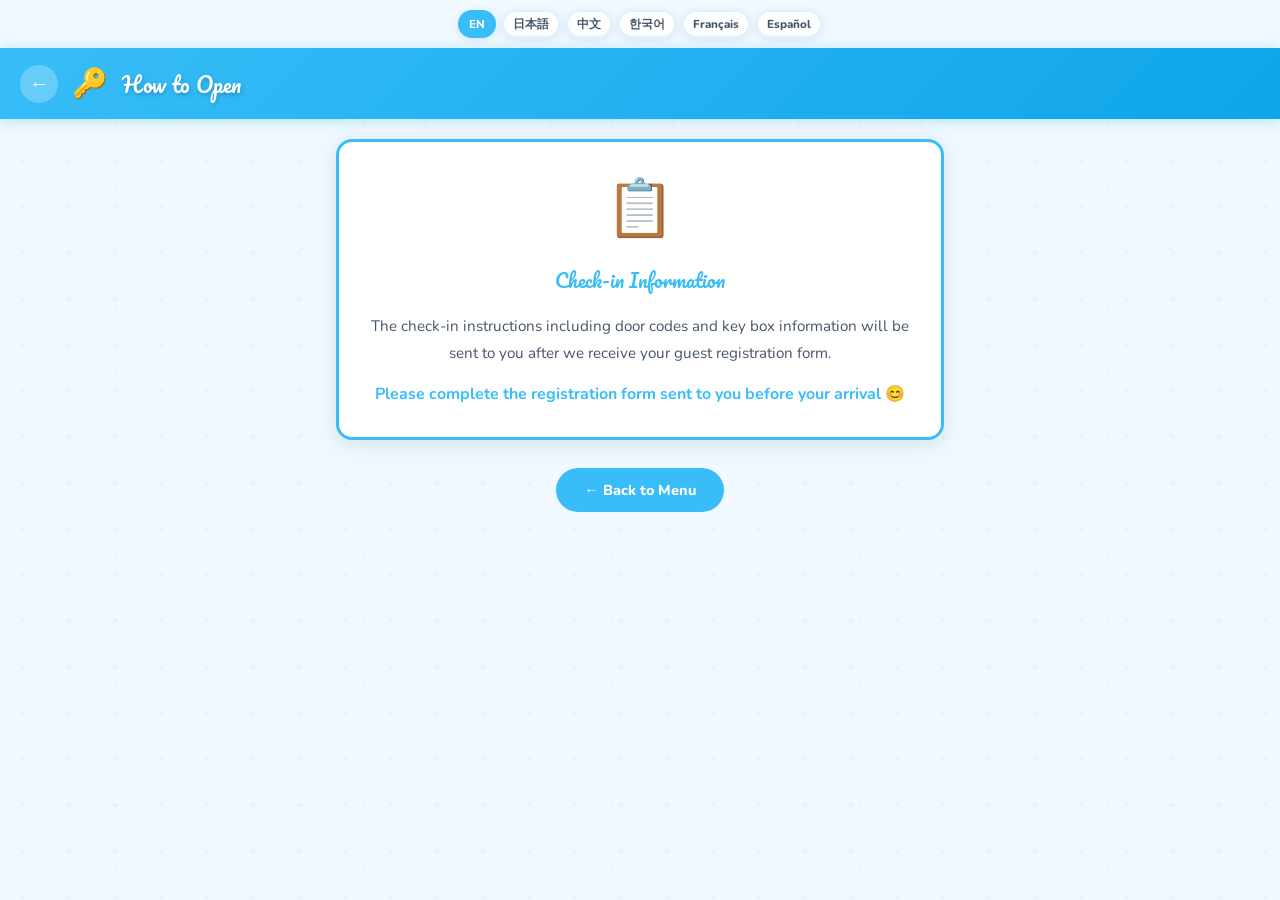
<file: how-to-open/index.html>
<!DOCTYPE html>
<html lang="en" data-lang="en">
<head>
<meta charset="UTF-8">
<meta name="viewport" content="width=device-width, initial-scale=1.0">
<title>How to Open — GLV 402</title>
<link href="https://fonts.googleapis.com/css2?family=Nunito:wght@600;700;800;900&family=Pacifico&display=swap" rel="stylesheet">
<style>
  :root{--accent:#38bdf8;--accent-strong:#0ea5e9;--accent-light:#e0f2fe;--cream:#f0f9ff;--text-dark:#1f2937;--text-mid:#475569;}
  *{box-sizing:border-box;margin:0;padding:0;}
  body{font-family:'Nunito',sans-serif;background:var(--cream);color:var(--text-dark);min-height:100vh;}
  .lang-bar{display:flex;justify-content:center;gap:6px;padding:10px 16px;flex-wrap:wrap;background:var(--cream);}
  .lang-btn{border:2px solid var(--accent-light);background:rgba(255,255,255,0.92);border-radius:50px;padding:4px 9px;font-family:'Nunito',sans-serif;font-size:0.72rem;font-weight:800;color:var(--text-mid);cursor:pointer;transition:all 0.2s;box-shadow:0 2px 8px rgba(60,80,120,0.12);}
  .lang-btn.active{background:var(--accent);border-color:var(--accent);color:#fff;}
  .lang-btn:hover:not(.active){border-color:var(--accent);color:var(--accent);}
  .top-bar{background:linear-gradient(135deg,var(--accent) 0%,var(--accent-strong) 100%);padding:16px 20px;display:flex;align-items:center;gap:14px;position:sticky;top:0;z-index:10;box-shadow:0 2px 12px rgba(14,165,233,0.28);}
  .back-btn{background:rgba(255,255,255,0.25);border:none;border-radius:50%;width:38px;height:38px;display:flex;align-items:center;justify-content:center;cursor:pointer;font-size:1.2rem;color:#fff;text-decoration:none;flex-shrink:0;transition:background 0.2s;}
  .back-btn:hover{background:rgba(255,255,255,0.4);}
  .top-title{font-family:'Pacifico',cursive;font-size:1.3rem;color:#fff;text-shadow:1px 2px 4px rgba(0,0,0,0.2);flex:1;}
  .top-emoji{font-size:1.8rem;}
  .content{padding:20px 16px 40px;max-width:640px;margin:0 auto;}
  .notice-card{background:#fff;border:3px solid var(--accent);border-radius:16px;padding:28px 24px;text-align:center;box-shadow:0 4px 20px rgba(60,80,120,0.15);margin-bottom:24px;}
  .notice-icon{font-size:3.5rem;margin-bottom:16px;display:block;}
  .notice-title{font-family:'Pacifico',cursive;font-size:1.2rem;color:var(--accent);margin-bottom:16px;}
  .notice-body{font-size:0.95rem;line-height:1.8;color:var(--text-mid);}
  .notice-body strong{color:var(--accent);display:block;margin-top:12px;font-size:1rem;}
  .back-footer{text-align:center;margin-top:28px;padding-bottom:20px;}
  .back-footer a{display:inline-flex;align-items:center;gap:8px;background:var(--accent);color:#fff;text-decoration:none;padding:12px 28px;border-radius:50px;font-weight:800;font-size:0.9rem;transition:opacity 0.2s;}
  .back-footer a:hover{opacity:0.8;}
</style>
  <link rel="stylesheet" href="../assets/cute-pack.css">
  <link rel="stylesheet" href="../assets/i18n.css">
  <script src="../assets/i18n.js"></script>
</head>
<body>
<div class="lang-bar" aria-label="Language">
  <button type="button" class="lang-btn active" data-lang="en" aria-pressed="true">EN</button>
  <button type="button" class="lang-btn" data-lang="ja" aria-pressed="false">日本語</button>
  <button type="button" class="lang-btn" data-lang="zh" aria-pressed="false">中文</button>
  <button type="button" class="lang-btn" data-lang="ko" aria-pressed="false">한국어</button>
  <button type="button" class="lang-btn" data-lang="fr" aria-pressed="false">Français</button>
  <button type="button" class="lang-btn" data-lang="es" aria-pressed="false">Español</button>
</div>
<div class="top-bar">
  <a href="../" class="back-btn">&#x2190;</a>
  <span class="top-emoji">&#x1F511;</span>
  <div class="top-title" data-i18n="pageTitle"><span class="lang lang-en">How to Open</span><span class="lang lang-ja">入室方法</span><span class="lang lang-zh">如何开门</span><span class="lang lang-ko">입실 방법</span><span class="lang lang-fr">Comment entrer</span><span class="lang lang-es">Cómo entrar</span></div>
</div>
<div class="content">
  <div class="notice-card">
    <span class="notice-icon">&#x1F4CB;</span>
    <div class="notice-title" data-i18n="cardTitle"><span class="lang lang-en">Check-in Information</span><span class="lang lang-ja">チェックイン情報について</span><span class="lang lang-zh">入住信息</span><span class="lang lang-ko">체크인 안내</span><span class="lang lang-fr">Informations d'arrivée</span><span class="lang lang-es">Información de entrada</span></div>
    <div class="notice-body">
      <span data-i18n="cardBody"><span class="lang lang-en">The check-in instructions including door codes and key box information will be sent to you after we receive your guest registration form.</span><span class="lang lang-ja">宿泊者名簿のご提出後に、ドアコードやキーボックスの情報を含むチェックイン案内をお送りさせていただいています。</span><span class="lang lang-zh">收到您提交的住客登记表后，我们将向您发送包含门锁密码和钥匙盒信息在内的入住说明。</span><span class="lang lang-ko">숙박자 명부를 제출해 주신 후, 도어 코드 및 키박스 정보를 포함한 체크인 안내를 보내드립니다.</span><span class="lang lang-fr">Les instructions d'arrivée incluant le code de la porte et les informations de la boîte à clés vous seront envoyées après réception de votre formulaire d'enregistrement.</span><span class="lang lang-es">Las instrucciones de entrada, incluyendo los códigos de la puerta y la caja de llaves, se le enviarán tras recibir su formulario de registro de huéspedes.</span></span>
      <strong data-i18n="cardSub"><span class="lang lang-en">Please complete the registration form sent to you before your arrival 😊</span><span class="lang lang-ja">ご到着前に、お送りした宿泊者名簿フォームのご記入をお願いいたします 😊</span><span class="lang lang-zh">请在抵达前填写我们发送给您的住客登记表 😊</span><span class="lang lang-ko">도착 전에 보내드린 숙박자 등록 양식을 작성해 주세요 😊</span><span class="lang lang-fr">Veuillez remplir le formulaire d'enregistrement envoyé avant votre arrivée 😊</span><span class="lang lang-es">Por favor complete el formulario de registro enviado antes de su llegada 😊</span></strong>
    </div>
  </div>
  <div class="back-footer">
    <a href="../" data-i18n="backToMenu"><span class="lang lang-en">← Back to Menu</span><span class="lang lang-ja">← メニューに戻る</span><span class="lang lang-zh">← 返回菜单</span><span class="lang lang-ko">← 메뉴로 돌아가기</span><span class="lang lang-fr">← Retour au menu</span><span class="lang lang-es">← Volver al menú</span></a>
  </div>
</div>

  <script src="../assets/cute-pack.js" defer></script>
</body>
</html>
</file>
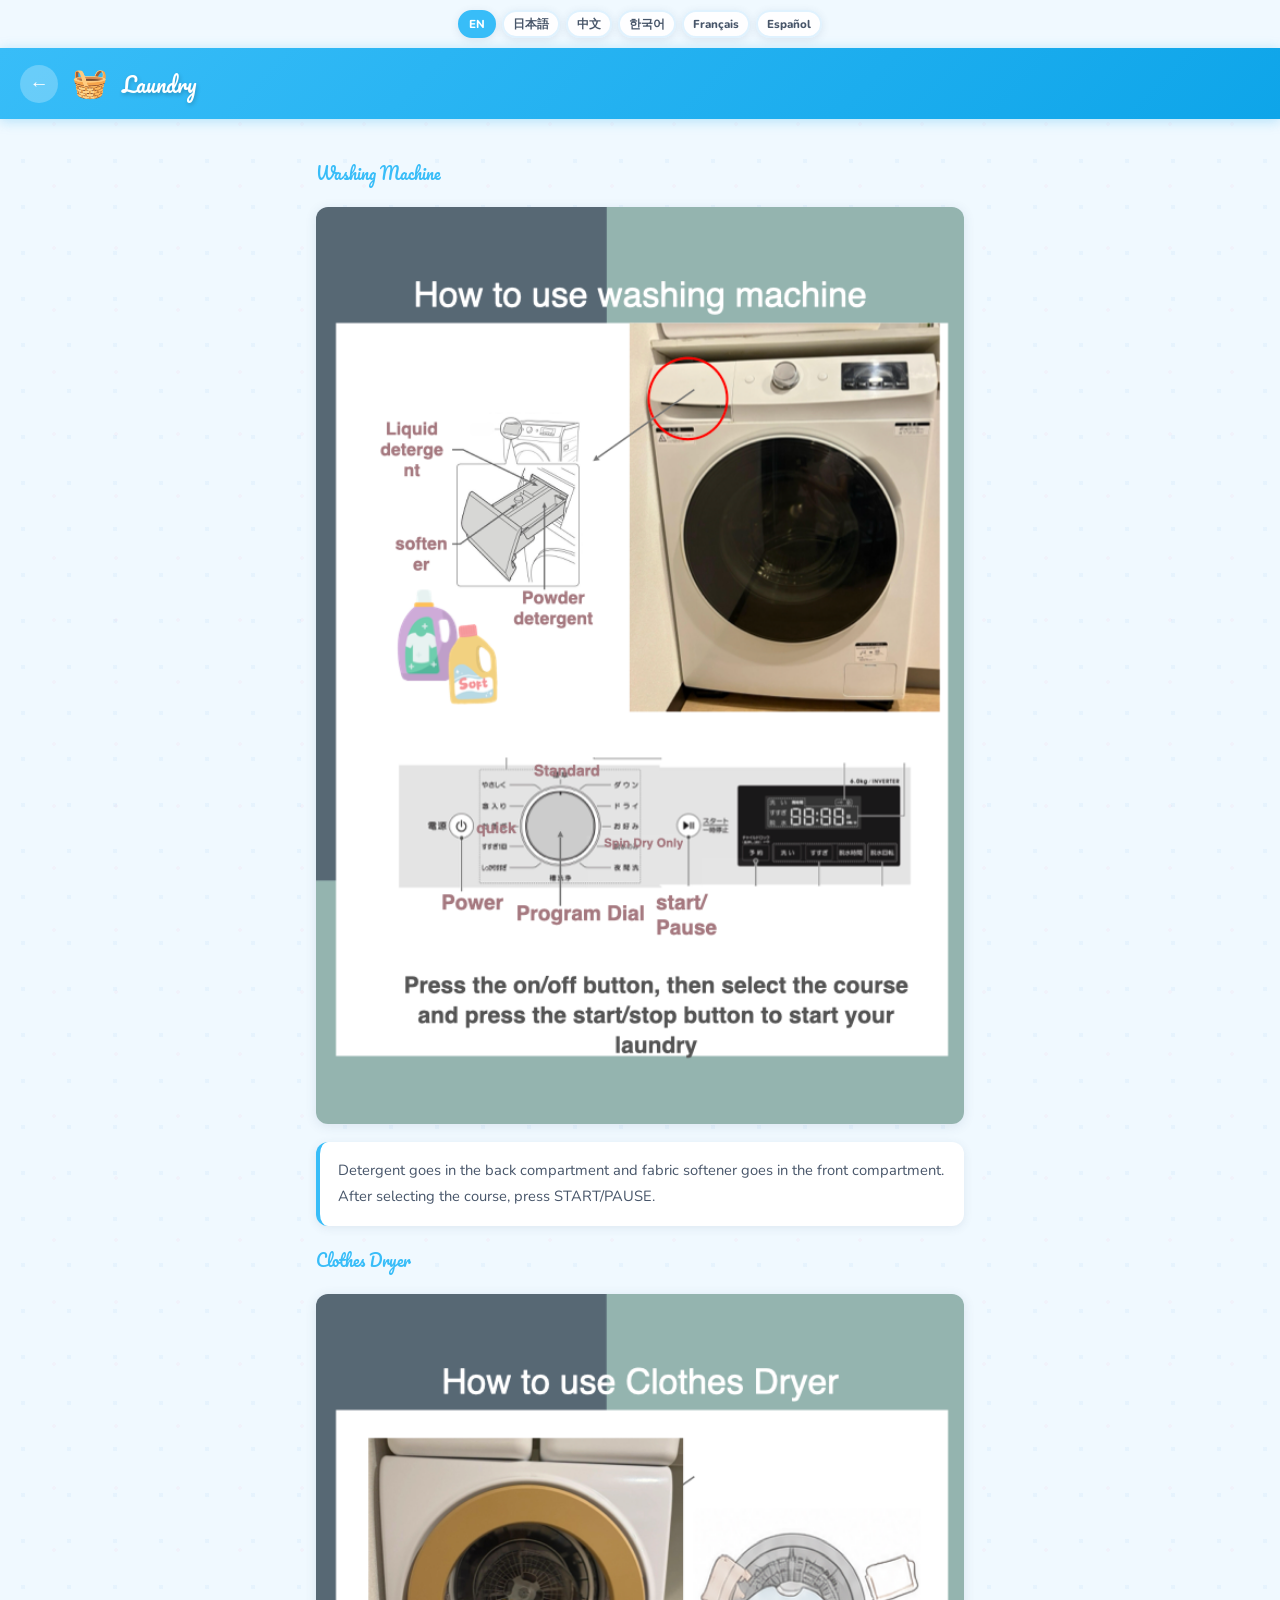
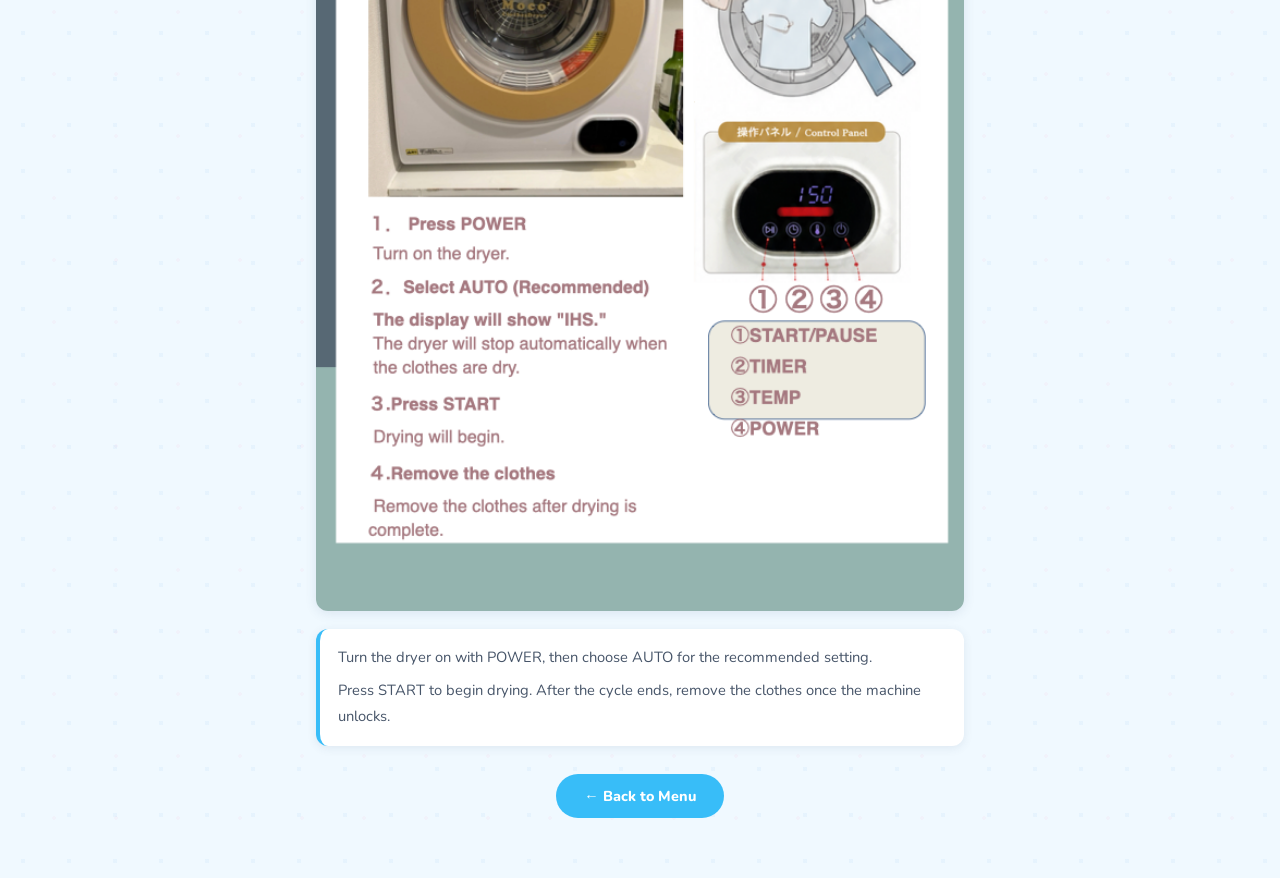
<file: laundry/index.html>
<!DOCTYPE html>
<html lang="en" data-lang="en">
<head>
<meta charset="UTF-8">
<meta name="viewport" content="width=device-width, initial-scale=1.0">
<title>Laundry - GLV 402</title>
<link href="https://fonts.googleapis.com/css2?family=Nunito:wght@600;700;800;900&family=Pacifico&display=swap" rel="stylesheet">
<style>
  :root{--accent:#38bdf8;--accent-strong:#0ea5e9;--accent-light:#e0f2fe;--cream:#f0f9ff;--text-dark:#1f2937;--text-mid:#475569;}
  *{box-sizing:border-box;margin:0;padding:0}
  body{font-family:'Nunito',sans-serif;background:var(--cream);color:var(--text-dark);min-height:100vh}
  .lang-bar{display:flex;justify-content:center;gap:6px;padding:10px 16px;flex-wrap:wrap;background:var(--cream)}
  .lang-btn{border:2px solid var(--accent-light);background:rgba(255,255,255,.92);border-radius:999px;padding:4px 9px;font-family:'Nunito',sans-serif;font-size:.72rem;font-weight:800;color:var(--text-mid);cursor:pointer;transition:all .2s;box-shadow:0 2px 8px rgba(60,80,120,.12)}
  .lang-btn.active{background:var(--accent);border-color:var(--accent);color:#fff}
  .lang-btn:hover:not(.active){border-color:var(--accent);color:var(--accent)}
  .top-bar{background:linear-gradient(135deg,var(--accent) 0%,var(--accent-strong) 100%);padding:16px 20px;display:flex;align-items:center;gap:14px;position:sticky;top:0;z-index:10;box-shadow:0 2px 12px rgba(14,165,233,.28)}
  .back-btn{background:rgba(255,255,255,.25);border:none;border-radius:50%;width:38px;height:38px;display:flex;align-items:center;justify-content:center;cursor:pointer;font-size:1.2rem;color:#fff;text-decoration:none;flex-shrink:0;transition:background .2s}
  .back-btn:hover{background:rgba(255,255,255,.4)}
  .top-emoji{font-size:1.8rem}
  .top-title{font-family:'Pacifico',cursive;font-size:1.3rem;color:#fff;text-shadow:1px 2px 4px rgba(0,0,0,.2);flex:1}
  .content{padding:20px 16px 40px;max-width:680px;margin:0 auto}
  .section-title{font-family:'Pacifico',cursive;font-size:1rem;color:var(--accent);margin:20px 0 8px}
  .page-img{width:100%;border-radius:12px;margin:12px 0;box-shadow:0 2px 12px rgba(60,80,120,.12)}
  .info-card{background:#fff;border-left:4px solid var(--accent);border-radius:12px;padding:16px 18px;margin:0 0 18px;box-shadow:0 2px 10px rgba(60,80,120,.10)}
  .info-card p{font-size:.92rem;line-height:1.75;color:var(--text-mid);margin:0}
  .info-card p + p{margin-top:8px}
  .back-footer{text-align:center;margin-top:28px;padding-bottom:20px}
  .back-footer a{display:inline-flex;align-items:center;gap:8px;background:var(--accent);color:#fff;text-decoration:none;padding:12px 28px;border-radius:999px;font-weight:800;font-size:.9rem;transition:opacity .2s}
  .back-footer a:hover{opacity:.8}
</style>
  <link rel="stylesheet" href="../assets/cute-pack.css">
  <link rel="stylesheet" href="../assets/i18n.css">
  <script src="../assets/i18n.js"></script>
</head>
<body>
<div class="lang-bar" aria-label="Language">
  <button type="button" class="lang-btn active" data-lang="en" aria-pressed="true">EN</button>
  <button type="button" class="lang-btn" data-lang="ja" aria-pressed="false">日本語</button>
  <button type="button" class="lang-btn" data-lang="zh" aria-pressed="false">中文</button>
  <button type="button" class="lang-btn" data-lang="ko" aria-pressed="false">한국어</button>
  <button type="button" class="lang-btn" data-lang="fr" aria-pressed="false">Français</button>
  <button type="button" class="lang-btn" data-lang="es" aria-pressed="false">Español</button>
</div>
  <div class="top-bar">
    <a href="../" class="back-btn">&#x2190;</a>
    <span class="top-emoji">🧺</span>
    <div class="top-title" data-i18n="pageTitle"><span class="lang lang-en">Laundry</span><span class="lang lang-ja">洗濯機の使い方</span><span class="lang lang-zh">洗衣指南</span><span class="lang lang-ko">세탁기 사용법</span><span class="lang lang-fr">Blanchisserie</span><span class="lang lang-es">Lavandería</span></div>
  </div>
<div class="content">
  <div class="section-title" data-i18n="s1"><span class="lang lang-en">Washing Machine</span><span class="lang lang-ja">洗濯機</span><span class="lang lang-zh">洗衣机</span><span class="lang lang-ko">세탁기</span><span class="lang lang-fr">Lave-linge</span><span class="lang lang-es">Lavadora</span></div>
  <img src="../assets/guide/laundry-washer.png" class="page-img" alt="Washing machine guide">
  <div class="info-card"><p data-i18n="lw1"><span class="lang lang-en">Detergent goes in the back compartment and fabric softener goes in the front compartment. After selecting the course, press START/PAUSE.</span><span class="lang lang-ja">洗剤は奥、柔軟剤は手前の投入口に入れてください。コースを選んだあと START/PAUSE を押します。</span><span class="lang lang-zh">洗涤剂放后侧，柔顺剂放前侧。选择程序后按 START/PAUSE。</span><span class="lang lang-ko">세제는 안쪽, 섬유유연제는 앞쪽 투입구에 넣고 코스를 고른 뒤 START/PAUSE 를 누르세요.</span><span class="lang lang-fr">Mettez la lessive dans le compartiment du fond et l'assouplissant dans le compartiment avant. Après avoir choisi le programme, appuyez sur START/PAUSE.</span><span class="lang lang-es">Ponga el detergente en el compartimento trasero y el suavizante en el compartimento delantero. Después de elegir el programa, pulse START/PAUSE.</span></p></div>

  <div class="section-title" data-i18n="s2"><span class="lang lang-en">Clothes Dryer</span><span class="lang lang-ja">衣類乾燥機</span><span class="lang lang-zh">烘干机</span><span class="lang lang-ko">의류 건조기</span><span class="lang lang-fr">Sèche-linge</span><span class="lang lang-es">Secadora</span></div>
  <img src="../assets/guide/laundry-dryer.png" class="page-img" alt="Clothes dryer guide">
  <div class="info-card"><p data-i18n="lw2"><span class="lang lang-en">Turn the dryer on with POWER, then choose AUTO for the recommended setting.</span><span class="lang lang-ja">POWER で電源を入れ、基本的には AUTO を選ぶのがおすすめです。</span><span class="lang lang-zh">按 POWER 开机，通常建议选择 AUTO 模式。</span><span class="lang lang-ko">POWER 로 전원을 켠 뒤 기본적으로 AUTO 모드를 추천합니다.</span><span class="lang lang-fr">Allumez avec POWER puis choisissez AUTO, le mode recommandé.</span><span class="lang lang-es">Encienda con POWER y normalmente use AUTO, que es el ajuste recomendado.</span></p><p data-i18n="lw3"><span class="lang lang-en">Press START to begin drying. After the cycle ends, remove the clothes once the machine unlocks.</span><span class="lang lang-ja">START を押すと乾燥が始まります。終了後、ロック解除を確認してから洗濯物を取り出してください。</span><span class="lang lang-zh">按 START 开始烘干。程序结束并解锁后再取出衣物。</span><span class="lang lang-ko">START 를 누르면 건조가 시작됩니다. 종료 후 잠금이 풀리면 옷을 꺼내세요.</span><span class="lang lang-fr">Appuyez sur START pour lancer le séchage. Retirez le linge après la fin du cycle et le déverrouillage.</span><span class="lang lang-es">Pulse START para comenzar el secado. Saque la ropa cuando termine el ciclo y se desbloquee la máquina.</span></p></div>

  <div class="back-footer">
    <a href="../" data-i18n="backToMenu"><span class="lang lang-en">← Back to Menu</span><span class="lang lang-ja">← メニューに戻る</span><span class="lang lang-zh">← 返回菜单</span><span class="lang lang-ko">← 메뉴로 돌아가기</span><span class="lang lang-fr">← Retour au menu</span><span class="lang lang-es">← Volver al menú</span></a>
  </div>
</div>

  <script src="../assets/cute-pack.js" defer></script>
</body>
</html>
</file>
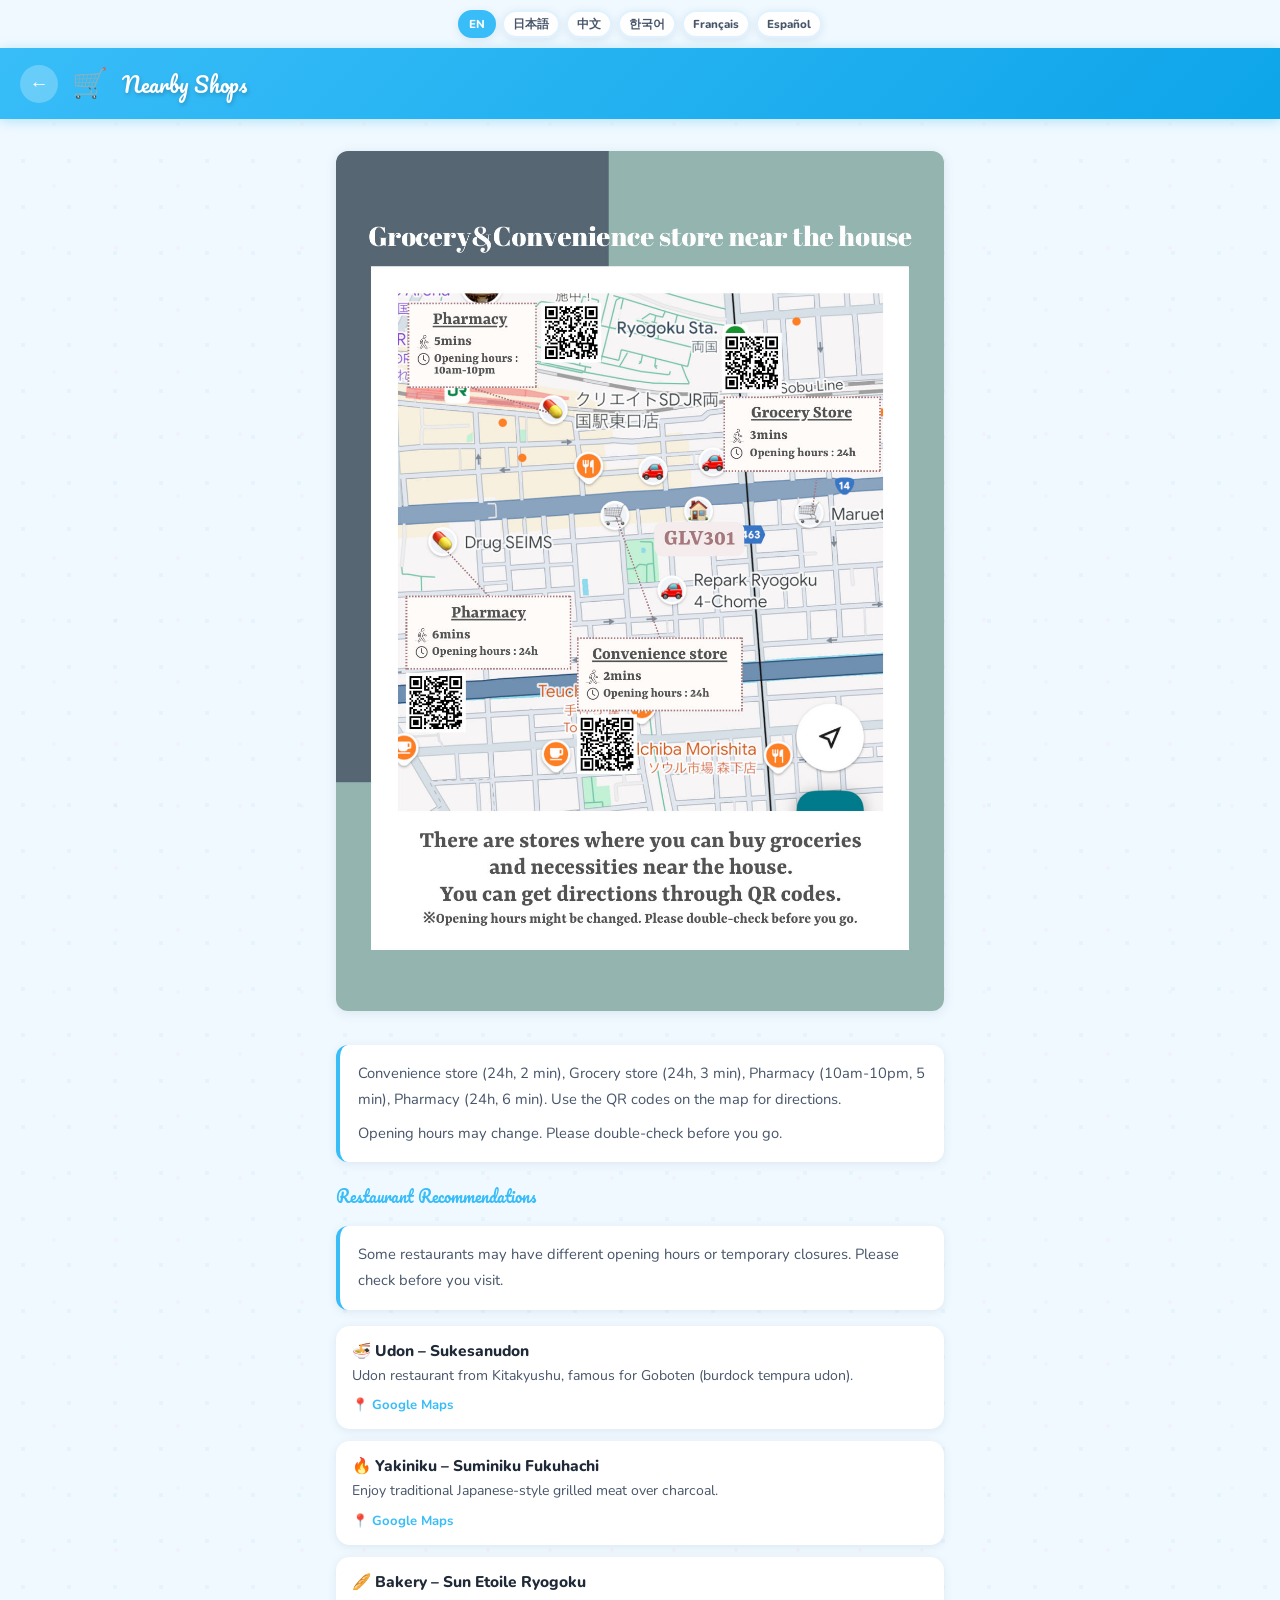
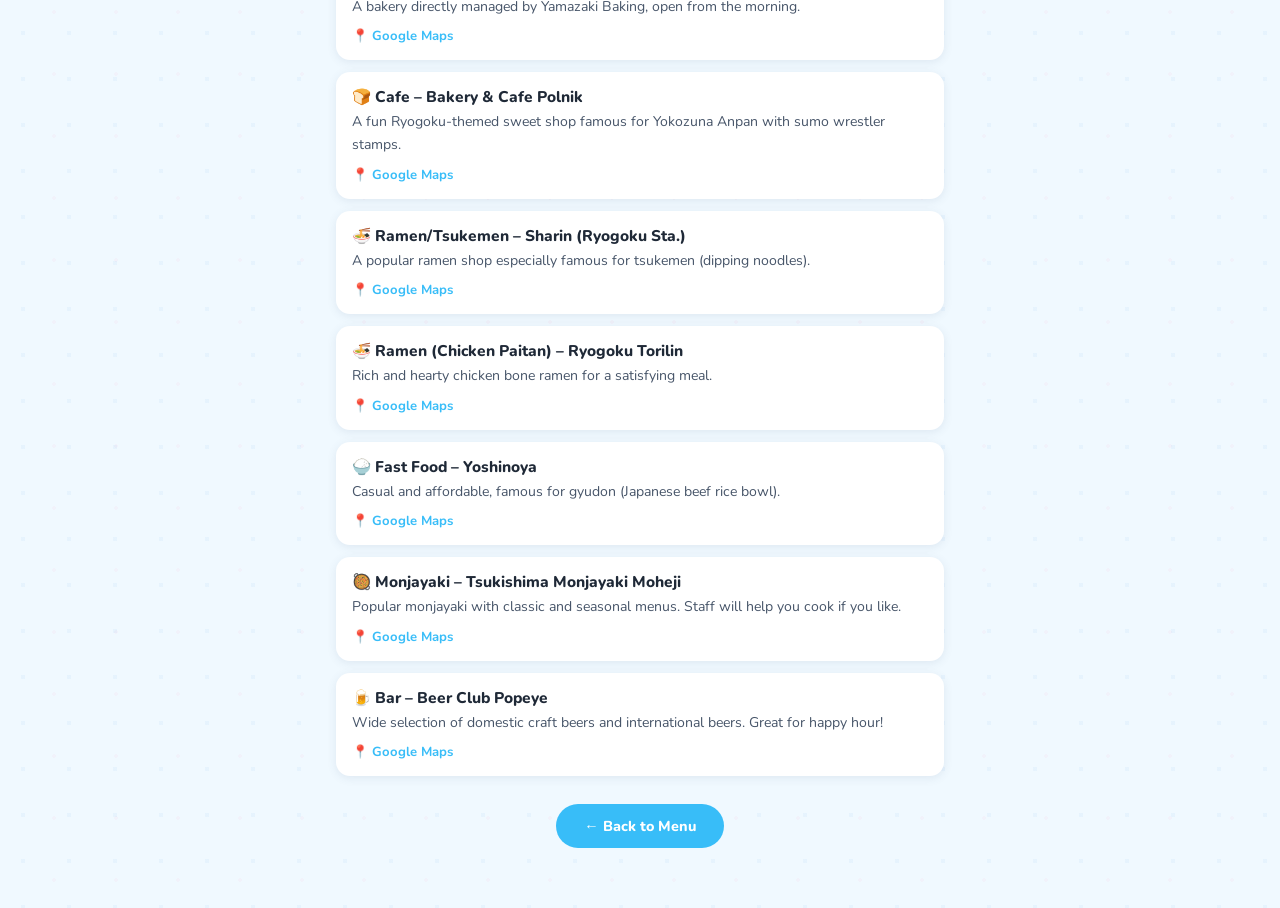
<file: nearby-shops/index.html>
<!DOCTYPE html>
<html lang="en" data-lang="en">
<head>
<meta charset="UTF-8">
<meta name="viewport" content="width=device-width, initial-scale=1.0">
<title>Nearby Shops — GLV 402</title>
<link href="https://fonts.googleapis.com/css2?family=Nunito:wght@600;700;800;900&family=Pacifico&display=swap" rel="stylesheet">
<style>
  :root{--accent:#38bdf8;--accent-strong:#0ea5e9;--accent-light:#e0f2fe;--cream:#f0f9ff;--text-dark:#1f2937;--text-mid:#475569;}
  .lang-bar{display:flex;justify-content:center;gap:6px;padding:10px 16px;flex-wrap:wrap;background:var(--cream);}
  .lang-btn{border:2px solid var(--accent-light);background:rgba(255,255,255,0.92);border-radius:50px;padding:4px 9px;font-family:'Nunito',sans-serif;font-size:0.72rem;font-weight:800;color:var(--text-mid);cursor:pointer;transition:all 0.2s;box-shadow:0 2px 8px rgba(60,80,120,0.12);}
  .lang-btn.active{background:var(--accent);border-color:var(--accent);color:#fff;}
  .lang-btn:hover:not(.active){border-color:var(--accent);color:var(--accent);}
  .info-card{background:#fff;border-left:4px solid var(--accent);border-radius:12px;padding:16px 18px;margin:16px 0;box-shadow:0 2px 10px rgba(60,80,120,0.10);}
  .info-card p{font-size:0.92rem;line-height:1.75;color:var(--text-mid);margin:0;}
  .info-card p+p{margin-top:8px;}
  .section-title{font-family:'Pacifico',cursive;font-size:1rem;color:var(--accent);margin-bottom:8px;}
  .rest-card{background:#fff;border-radius:14px;padding:14px 16px;margin:12px 0;box-shadow:0 2px 10px rgba(60,80,120,0.10);}
  .rest-card .rest-name{font-weight:800;font-size:0.97rem;color:var(--text-dark);margin-bottom:4px;}
  .rest-card .rest-desc{font-size:0.88rem;color:var(--text-mid);line-height:1.6;margin-bottom:6px;}
  .rest-card a{display:inline-flex;align-items:center;gap:5px;font-size:0.82rem;font-weight:700;color:var(--accent);text-decoration:none;}
  .rest-card a:hover{opacity:0.75;}
  .notice-card{background:#fff;border:3px solid var(--accent);border-radius:16px;padding:28px 24px;text-align:center;box-shadow:0 4px 20px rgba(60,80,120,0.15);margin-bottom:24px;}
  .notice-icon{font-size:3.5rem;margin-bottom:16px;display:block;}
  .notice-title{font-family:'Pacifico',cursive;font-size:1.2rem;color:var(--accent);margin-bottom:16px;}
  .notice-body{font-size:0.95rem;line-height:1.8;color:var(--text-mid);}
  .notice-body strong{color:var(--accent);display:block;margin-top:12px;font-size:1rem;}
  .page-img{width:100%;border-radius:12px;margin:12px 0;box-shadow:0 2px 12px rgba(60,80,120,0.12);}
  *{box-sizing:border-box;margin:0;padding:0;}
  body{font-family:'Nunito',sans-serif;background:var(--cream);color:var(--text-dark);min-height:100vh;}
  .top-bar{background:linear-gradient(135deg,var(--accent) 0%,var(--accent-strong) 100%);padding:16px 20px;display:flex;align-items:center;gap:14px;position:sticky;top:0;z-index:10;box-shadow:0 2px 12px rgba(14,165,233,0.28);}
  .back-btn{background:rgba(255,255,255,0.25);border:none;border-radius:50%;width:38px;height:38px;display:flex;align-items:center;justify-content:center;cursor:pointer;font-size:1.2rem;color:#fff;text-decoration:none;flex-shrink:0;transition:background 0.2s;}
  .back-btn:hover{background:rgba(255,255,255,0.4);}
  .top-title{font-family:'Pacifico',cursive;font-size:1.3rem;color:#fff;text-shadow:1px 2px 4px rgba(0,0,0,0.2);flex:1;}
  .top-emoji{font-size:1.8rem;}
  .content{padding:20px 16px 40px;max-width:640px;margin:0 auto;}
  .back-footer{text-align:center;margin-top:28px;padding-bottom:20px;}
  .back-footer a{display:inline-flex;align-items:center;gap:8px;background:var(--accent);color:#fff;text-decoration:none;padding:12px 28px;border-radius:50px;font-weight:800;font-size:0.9rem;transition:opacity 0.2s;}
  .back-footer a:hover{opacity:0.8;}
</style>
  <link rel="stylesheet" href="../assets/cute-pack.css">
  <link rel="stylesheet" href="../assets/i18n.css">
  <script src="../assets/i18n.js"></script>
</head>
<body>
<div class="lang-bar" aria-label="Language">
  <button type="button" class="lang-btn active" data-lang="en" aria-pressed="true">EN</button>
  <button type="button" class="lang-btn" data-lang="ja" aria-pressed="false">日本語</button>
  <button type="button" class="lang-btn" data-lang="zh" aria-pressed="false">中文</button>
  <button type="button" class="lang-btn" data-lang="ko" aria-pressed="false">한국어</button>
  <button type="button" class="lang-btn" data-lang="fr" aria-pressed="false">Français</button>
  <button type="button" class="lang-btn" data-lang="es" aria-pressed="false">Español</button>
</div>
<div class="top-bar">
  <a href="../" class="back-btn">&#x2190;</a>
  <span class="top-emoji">🛒</span>
  <div class="top-title" data-i18n="pageTitle"><span class="lang lang-en">Nearby Shops</span><span class="lang lang-ja">近くのコンビニ・スーパー</span><span class="lang lang-zh">附近商店</span><span class="lang lang-ko">근처 상점</span><span class="lang lang-fr">Commerces a proximite</span><span class="lang lang-es">Tiendas cercanas</span></div>
</div>
<div class="content">
  <img src="[data-uri]" class="page-img" alt="Nearby shops">
  <div class="info-card"><p data-i18n="nb1"><span class="lang lang-en">Convenience store (24h, 2 min), Grocery store (24h, 3 min), Pharmacy (10am-10pm, 5 min), Pharmacy (24h, 6 min). Use the QR codes on the map for directions.</span><span class="lang lang-ja">コンビニ（2分・24h）、スーパー（3分・24h）、薬局（5分・10時〜22時）、薬局（6分・24h）が近くにあります。地図のQRコードで経路をご確認ください。</span><span class="lang lang-zh">附近有便利店（2分钟・24小时）、超市（3分钟・24小时）、药局（5分钟，10:00-22:00）、药局（6分钟・24小时）。可通过地图二维码获取导航。</span><span class="lang lang-ko">근처에 편의점（2분・24시간）, 슈퍼（3분・24시간）, 약국（5분·10시-22시）, 약국（6분・24시간）이 있습니다. 지도의 QR 코드로 위치를 확인하세요.</span><span class="lang lang-fr">Supérette (24h, 2 min), supermarché (24h, 3 min), pharmacie (10h-22h, 5 min), pharmacie (24h, 6 min) à proximité. Utilisez les QR codes de la carte.</span><span class="lang lang-es">Tienda de conveniencia (24h, 2 min), supermercado (24h, 3 min), farmacia (10h-22h, 5 min), farmacia (24h, 6 min) cerca. Use los códigos QR del mapa.</span></p><p data-i18n="nb2"><span class="lang lang-en">Opening hours may change. Please double-check before you go.</span><span class="lang lang-ja">営業時間は変更になる場合があります。お出かけ前にご確認ください。</span><span class="lang lang-zh">营业时间可能不同，请出门前事先确认。</span><span class="lang lang-ko">영업시간이 변경될 수 있으니 방문 전 확인하세요.</span><span class="lang lang-fr">Les horaires peuvent changer. Vérifiez avant de vous déplacer.</span><span class="lang lang-es">Los horarios pueden cambiar. Compuébelo antes de salir.</span></p></div>
  <div class="section-title" style="margin-top:20px;" data-i18n="restTitle"><span class="lang lang-en">Restaurant Recommendations</span><span class="lang lang-ja">おすすめレストラン</span><span class="lang lang-zh">餐厅推荐</span><span class="lang lang-ko">맛집 추천</span><span class="lang lang-fr">Restaurants recommandés</span><span class="lang lang-es">Restaurantes recomendados</span></div>
  <div class="info-card"><p data-i18n="restNote"><span class="lang lang-en">Some restaurants may have different opening hours or temporary closures. Please check before you visit.</span><span class="lang lang-ja">営業時間が異なるお店や臨時休業中のお店もありますので、お出かけ前にご確認ください。</span><span class="lang lang-zh">部分餐厅营业时间不同或有临时休业，光临前请确认。</span><span class="lang lang-ko">영업 시간이 다르거나 임시휴업 중인 곳도 있으니 방문 전 확인하세요.</span><span class="lang lang-fr">Certains restaurants peuvent avoir des horaires différents ou être temporairement fermés. Vérifiez avant de vous y rendre.</span><span class="lang lang-es">Algunos restaurantes pueden tener horarios distintos o estar temporalmente cerrados. Verifique antes de ir.</span></p></div>
  <div class="rest-card">
    <div class="rest-name" data-i18n="rn0"><span class="lang lang-en">🍜 Udon – Sukesanudon</span><span class="lang lang-ja">🍜 日本のうどん – すけさんうどん</span><span class="lang lang-zh">🍜 日式乌冬面 – 助三乌冬</span><span class="lang lang-ko">🍜 일본 우동 – 스케상 우동</span><span class="lang lang-fr">🍜 Udon japonais – Sukesanudon</span><span class="lang lang-es">🍜 Udon japonés – Sukesanudon</span></div>
    <div class="rest-desc" data-i18n="rd0"><span class="lang lang-en">Udon restaurant from Kitakyushu, famous for Goboten (burdock tempura udon).</span><span class="lang lang-ja">北九州発祥のうどん屋で、ゴボテンが有名です。</span><span class="lang lang-zh">发源于北九州的乌冬面馆，以牛蒡天妇罗乌冬闻名。</span><span class="lang lang-ko">기타큐슈 발상의 우동 가게로, 고보텐이 유명합니다.</span><span class="lang lang-fr">Restaurant d'udon originaire de Kitakyushu, célèbre pour le Goboten.</span><span class="lang lang-es">Restaurante de udon de Kitakyushu, famoso por el Goboten.</span></div>
    <a href="https://maps.app.goo.gl/oaxgyetqY6VnxC679" target="_blank">&#x1F4CD; Google Maps</a>
  </div>
  <div class="rest-card">
    <div class="rest-name" data-i18n="rn1"><span class="lang lang-en">🔥 Yakiniku – Suminiku Fukuhachi</span><span class="lang lang-ja">🔥 焼肉 – 炭火焼肉福八</span><span class="lang lang-zh">🔥 烤肉 – 炭火烤肉福八</span><span class="lang lang-ko">🔥 야키니쿠 – 탄불야키니쿠 후쿠하치</span><span class="lang lang-fr">🔥 Viandes grillées – Suminiku Fukuhachi</span><span class="lang lang-es">🔥 Yakiniku (carne a la parrilla) – Suminiku Fukuhachi</span></div>
    <div class="rest-desc" data-i18n="rd1"><span class="lang lang-en">Enjoy traditional Japanese-style grilled meat over charcoal.</span><span class="lang lang-ja">伝統的な和風焼肉を炭火でお楽しみください。</span><span class="lang lang-zh">用炭火享受传统日式烤肉。</span><span class="lang lang-ko">전통 일본식 야키니쿠를 숯불로 즐겨보세요.</span><span class="lang lang-fr">Barbecue japonais traditionnel sur charbon de bois.</span><span class="lang lang-es">Asado japonés tradicional a la brasa.</span></div>
    <a href="https://maps.app.goo.gl/pvVDHvL38rTGjX6R9" target="_blank">&#x1F4CD; Google Maps</a>
  </div>
  <div class="rest-card">
    <div class="rest-name" data-i18n="rn2"><span class="lang lang-en">🥖 Bakery – Sun Etoile Ryogoku</span><span class="lang lang-ja">🥖 パン屋 – Sun Étoile 両国</span><span class="lang lang-zh">🥖 面包店 – Sun Étoile 两国</span><span class="lang lang-ko">🥖 빵집 – Sun Étoile 료고쿠</span><span class="lang lang-fr">🥖 Boulangerie – Sun Étoile Ryogoku</span><span class="lang lang-es">🥖 Panadería – Sun Étoile Ryogoku</span></div>
    <div class="rest-desc" data-i18n="rd2"><span class="lang lang-en">A bakery directly managed by Yamazaki Baking, open from the morning.</span><span class="lang lang-ja">山崎ベーキングが直接経営するベーカリーで、朝から営業しています。</span><span class="lang lang-zh">山崎制面包直营面包店，早上就开始营业。</span><span class="lang lang-ko">야마자키 베이킹이 직영하는 베이커리로, 아침부터 영업합니다.</span><span class="lang lang-fr">Boulangerie Yamazaki Baking, ouverte dès le matin.</span><span class="lang lang-es">Panadería Yamazaki Baking, abierta desde la mañana.</span></div>
    <a href="https://maps.app.goo.gl/FgFSMs4ABtHNseHZ8" target="_blank">&#x1F4CD; Google Maps</a>
  </div>
  <div class="rest-card">
    <div class="rest-name" data-i18n="rn3"><span class="lang lang-en">🍞 Cafe – Bakery &amp; Cafe Polnik</span><span class="lang lang-ja">🍞 カフェ – Bakery &amp; Cafe Polnik</span><span class="lang lang-zh">🍞 咖啡馆 – Bakery &amp; Cafe Polnik</span><span class="lang lang-ko">🍞 카페 – Bakery &amp; Cafe Polnik</span><span class="lang lang-fr">🍞 Café – Bakery &amp; Cafe Polnik</span><span class="lang lang-es">🍞 Café – Bakery &amp; Cafe Polnik</span></div>
    <div class="rest-desc" data-i18n="rd3"><span class="lang lang-en">A fun Ryogoku-themed sweet shop famous for Yokozuna Anpan with sumo wrestler stamps.</span><span class="lang lang-ja">相撲力士のスタンプが入った横綱あんパンで有名な、楽しい両国テーマのお菓子屋さんです。</span><span class="lang lang-zh">以印有相扑力士图案的横纲红豆面包闻名的两国主题糕点店。</span><span class="lang lang-ko">스모 선수 도장이 찍힌 요코즈나 앙팡으로 유명한 료고쿠 테마 과자 가게.</span><span class="lang lang-fr">Pâtisserie sur le thème de Ryogoku, célèbre pour le Yokozuna Anpan aux tampons de sumo.</span><span class="lang lang-es">Dulcería temática de Ryogoku famosa por el Yokozuna Anpan con sellos de sumo.</span></div>
    <a href="https://maps.app.goo.gl/ixvSPBn6vVZx2wQo9" target="_blank">&#x1F4CD; Google Maps</a>
  </div>
  <div class="rest-card">
    <div class="rest-name" data-i18n="rn4"><span class="lang lang-en">🍜 Ramen/Tsukemen – Sharin (Ryogoku Sta.)</span><span class="lang lang-ja">🍜 ラーメン／つけ麺 – 両国駅「シャリン」</span><span class="lang lang-zh">🍜 拉面/蘸面 – 两国站「沙林」</span><span class="lang lang-ko">🍜 라멘/츠케멘 – 료고쿠역 「샤린」</span><span class="lang lang-fr">🍜 Ramen/Tsukemen – Sharin (gare Ryogoku)</span><span class="lang lang-es">🍜 Ramen/Tsukemen – Sharin (est. Ryogoku)</span></div>
    <div class="rest-desc" data-i18n="rd4"><span class="lang lang-en">A popular ramen shop especially famous for tsukemen (dipping noodles).</span><span class="lang lang-ja">特につけ麺で有名な人気のラーメン店。</span><span class="lang lang-zh">以蘸面尤为著名的人气拉面店。</span><span class="lang lang-ko">특히 츠케멘으로 유명한 인기 라멘 가게.</span><span class="lang lang-fr">Ramen populaire, particulièrement célèbre pour le tsukemen.</span><span class="lang lang-es">Restaurante de ramen popular, famoso por el tsukemen.</span></div>
    <a href="https://maps.app.goo.gl/r49JDCwL5Tu9DvXb7" target="_blank">&#x1F4CD; Google Maps</a>
  </div>
  <div class="rest-card">
    <div class="rest-name" data-i18n="rn5"><span class="lang lang-en">🍜 Ramen (Chicken Paitan) – Ryogoku Torilin</span><span class="lang lang-ja">🍜 ラーメン（チキンぱいたん）– 両国鳥林</span><span class="lang lang-zh">🍜 拉面（鸡白汤）– 两国鸟林</span><span class="lang lang-ko">🍜 라멘(치킨 파이탄) – 료고쿠 토리린</span><span class="lang lang-fr">🍜 Ramen Chicken Paitan – Ryogoku Torilin</span><span class="lang lang-es">🍜 Ramen Chicken Paitan – Ryogoku Torilin</span></div>
    <div class="rest-desc" data-i18n="rd5"><span class="lang lang-en">Rich and hearty chicken bone ramen for a satisfying meal.</span><span class="lang lang-ja">濃厚でボリュームのある鶏骨ラーメンで、満足のいく食事が楽しめます。</span><span class="lang lang-zh">浓郁丰盛的鸡骨拉面，让您大饱口福。</span><span class="lang lang-ko">진하고 든든한 닭뼈 라멘으로 만족스러운 식사를 즐기실 수 있습니다.</span><span class="lang lang-fr">Ramen de poulet riche et consistant pour un repas satisfaisant.</span><span class="lang lang-es">Rico y abundante ramen de hueso de pollo.</span></div>
    <a href="https://maps.app.goo.gl/Mcn1BnbaHSbeFbXz7" target="_blank">&#x1F4CD; Google Maps</a>
  </div>
  <div class="rest-card">
    <div class="rest-name" data-i18n="rn6"><span class="lang lang-en">🍚 Fast Food – Yoshinoya</span><span class="lang lang-ja">🍚 ファーストフード – 吉野家</span><span class="lang lang-zh">🍚 快餐 – 吉野家</span><span class="lang lang-ko">🍚 패스트푸드 – 요시노야</span><span class="lang lang-fr">🍚 Fast Food – Yoshinoya</span><span class="lang lang-es">🍚 Comida rápida – Yoshinoya</span></div>
    <div class="rest-desc" data-i18n="rd6"><span class="lang lang-en">Casual and affordable, famous for gyudon (Japanese beef rice bowl).</span><span class="lang lang-ja">手軽でカジュアルなお店。和風牛丼（ぎゅうどん）で有名です。</span><span class="lang lang-zh">便捷休闲的餐厅，以日式牛肉盖饭（牛丼）闻名。</span><span class="lang lang-ko">간편하고 캐주얼한 가게. 일본식 규동으로 유명합니다.</span><span class="lang lang-fr">Restauration détendue, célèbre pour le gyudon.</span><span class="lang lang-es">Casual y asequible, famoso por el gyudon.</span></div>
    <a href="https://maps.app.goo.gl/qXVBrB2FFKUvRDqN9" target="_blank">&#x1F4CD; Google Maps</a>
  </div>
  <div class="rest-card">
    <div class="rest-name" data-i18n="rn7"><span class="lang lang-en">🥘 Monjayaki – Tsukishima Monjayaki Moheji</span><span class="lang lang-ja">🥘 もんじゃ焼き – 築島もんじゃもへじ両国</span><span class="lang lang-zh">🥘 文字烧 – 筑岛文字烧 Moheji 两国</span><span class="lang lang-ko">🥘 몬자야키 – 쓰키지마 몬자야키 모헤지</span><span class="lang lang-fr">🥘 Monjayaki – Tsukishima Monjayaki Moheji</span><span class="lang lang-es">🥘 Monjayaki – Tsukishima Monjayaki Moheji</span></div>
    <div class="rest-desc" data-i18n="rd7"><span class="lang lang-en">Popular monjayaki with classic and seasonal menus. Staff will help you cook if you like.</span><span class="lang lang-ja">定番メニューと季節のメニューを提供する人気のもんじゃ焼き店。ご希望があれば、スタッフが料理をお手伝いします。</span><span class="lang lang-zh">提供经典菜单和季节菜单的人气文字烧餐厅。如有需要，工作人员会帮助您烹饪。</span><span class="lang lang-ko">정규 메뉴와 계절 메뉴를 제공하는 인기 몬자야키 가게. 원하시면 직원이 도와드립니다.</span><span class="lang lang-fr">Restaurant monjayaki avec menus classiques et saisonniers. Le personnel peut vous aider.</span><span class="lang lang-es">Restaurante popular de monjayaki con menús clásicos y de temporada.</span></div>
    <a href="https://maps.app.goo.gl/RgeAWgXChvCdT8yv7" target="_blank">&#x1F4CD; Google Maps</a>
  </div>
  <div class="rest-card">
    <div class="rest-name" data-i18n="rn8"><span class="lang lang-en">🍺 Bar – Beer Club Popeye</span><span class="lang lang-ja">🍺 バー – ビールクラブ・ポパイ</span><span class="lang lang-zh">🍺 酒吧 – 啤酒俱乐部波派</span><span class="lang lang-ko">🍺 바 – 비어 클럽 포파이</span><span class="lang lang-fr">🍺 Bar – Beer Club Popeye</span><span class="lang lang-es">🍺 Bar – Beer Club Popeye</span></div>
    <div class="rest-desc" data-i18n="rd8"><span class="lang lang-en">Wide selection of domestic craft beers and international beers. Great for happy hour!</span><span class="lang lang-ja">国内のクラフトビールや海外のビールを各種取り揃えています。ハッピーアワーにおすすめです。</span><span class="lang lang-zh">提供各种国内精酿啤酒和进口啤酒，非常适合欢乐时光！</span><span class="lang lang-ko">국내 크래프트 맥주와 해외 맥주를 다양하게 갖추고 있습니다. 해피아워에 추천합니다!</span><span class="lang lang-fr">Large selection de bieres artisanales et internationales. Ideal pour l'happy hour !</span><span class="lang lang-es">Amplia seleccion de cervezas artesanales y extranjeras. Ideal para el happy hour!</span></div>
    <a href="https://maps.app.goo.gl/m4pKFL4oWC4uxTiEA" target="_blank">&#x1F4CD; Google Maps</a>
  </div>

  <div class="back-footer">
    <a href="../" data-i18n="backToMenu"><span class="lang lang-en">← Back to Menu</span><span class="lang lang-ja">← メニューに戻る</span><span class="lang lang-zh">← 返回菜单</span><span class="lang lang-ko">← 메뉴로 돌아가기</span><span class="lang lang-fr">← Retour au menu</span><span class="lang lang-es">← Volver al menu</span></a>
  </div>
</div>

  <script src="../assets/cute-pack.js" defer></script>
</body>
</html>
</file>
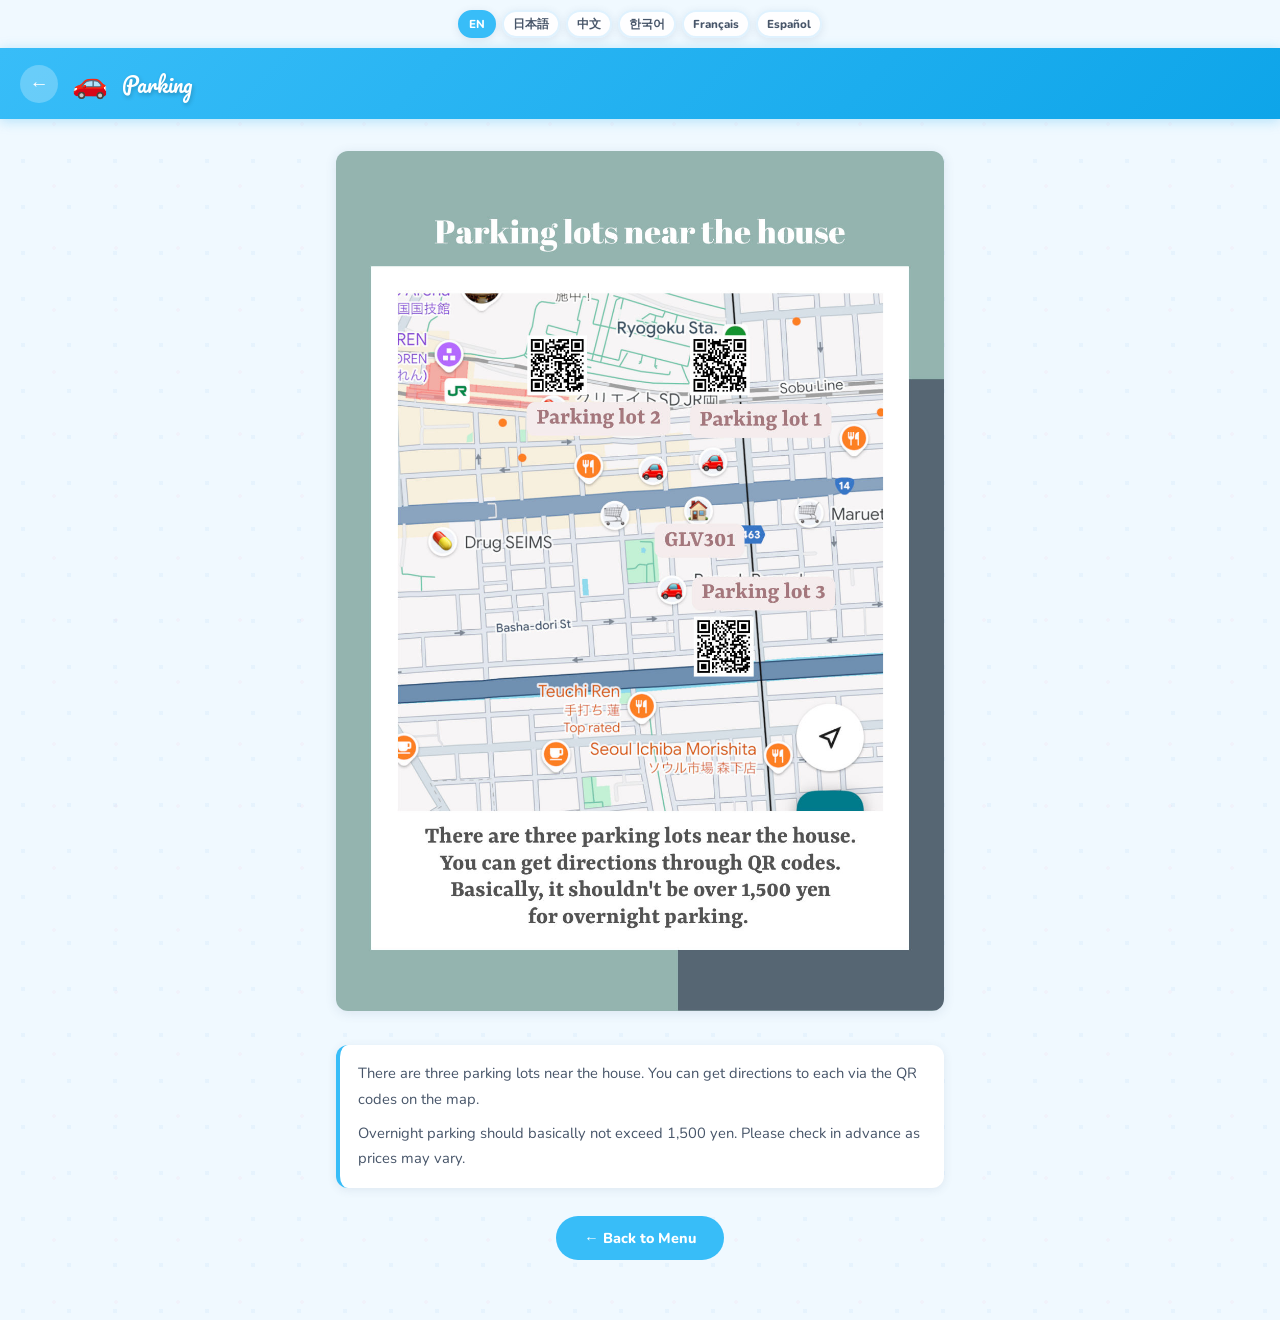
<file: parking/index.html>
<!DOCTYPE html>
<html lang="en" data-lang="en">
<head>
<meta charset="UTF-8">
<meta name="viewport" content="width=device-width, initial-scale=1.0">
<title>Parking — GLV 402</title>
<link href="https://fonts.googleapis.com/css2?family=Nunito:wght@600;700;800;900&family=Pacifico&display=swap" rel="stylesheet">
<style>
  :root{--accent:#38bdf8;--accent-strong:#0ea5e9;--accent-light:#e0f2fe;--cream:#f0f9ff;--text-dark:#1f2937;--text-mid:#475569;}
  .lang-bar{display:flex;justify-content:center;gap:6px;padding:10px 16px;flex-wrap:wrap;background:var(--cream);}
  .lang-btn{border:2px solid var(--accent-light);background:rgba(255,255,255,0.92);border-radius:50px;padding:4px 9px;font-family:'Nunito',sans-serif;font-size:0.72rem;font-weight:800;color:var(--text-mid);cursor:pointer;transition:all 0.2s;box-shadow:0 2px 8px rgba(60,80,120,0.12);}
  .lang-btn.active{background:var(--accent);border-color:var(--accent);color:#fff;}
  .lang-btn:hover:not(.active){border-color:var(--accent);color:var(--accent);}
  .info-card{background:#fff;border-left:4px solid var(--accent);border-radius:12px;padding:16px 18px;margin:16px 0;box-shadow:0 2px 10px rgba(60,80,120,0.10);}
  .info-card p{font-size:0.92rem;line-height:1.75;color:var(--text-mid);margin:0;}
  .info-card p+p{margin-top:8px;}
  .section-title{font-family:'Pacifico',cursive;font-size:1rem;color:var(--accent);margin-bottom:8px;}
  .rest-card{background:#fff;border-radius:14px;padding:14px 16px;margin:12px 0;box-shadow:0 2px 10px rgba(60,80,120,0.10);}
  .rest-card .rest-name{font-weight:800;font-size:0.97rem;color:var(--text-dark);margin-bottom:4px;}
  .rest-card .rest-desc{font-size:0.88rem;color:var(--text-mid);line-height:1.6;margin-bottom:6px;}
  .rest-card a{display:inline-flex;align-items:center;gap:5px;font-size:0.82rem;font-weight:700;color:var(--accent);text-decoration:none;}
  .rest-card a:hover{opacity:0.75;}
  .notice-card{background:#fff;border:3px solid var(--accent);border-radius:16px;padding:28px 24px;text-align:center;box-shadow:0 4px 20px rgba(60,80,120,0.15);margin-bottom:24px;}
  .notice-icon{font-size:3.5rem;margin-bottom:16px;display:block;}
  .notice-title{font-family:'Pacifico',cursive;font-size:1.2rem;color:var(--accent);margin-bottom:16px;}
  .notice-body{font-size:0.95rem;line-height:1.8;color:var(--text-mid);}
  .notice-body strong{color:var(--accent);display:block;margin-top:12px;font-size:1rem;}
  .page-img{width:100%;border-radius:12px;margin:12px 0;box-shadow:0 2px 12px rgba(60,80,120,0.12);}
  *{box-sizing:border-box;margin:0;padding:0;}
  body{font-family:'Nunito',sans-serif;background:var(--cream);color:var(--text-dark);min-height:100vh;}
  .top-bar{background:linear-gradient(135deg,var(--accent) 0%,var(--accent-strong) 100%);padding:16px 20px;display:flex;align-items:center;gap:14px;position:sticky;top:0;z-index:10;box-shadow:0 2px 12px rgba(14,165,233,0.28);}
  .back-btn{background:rgba(255,255,255,0.25);border:none;border-radius:50%;width:38px;height:38px;display:flex;align-items:center;justify-content:center;cursor:pointer;font-size:1.2rem;color:#fff;text-decoration:none;flex-shrink:0;transition:background 0.2s;}
  .back-btn:hover{background:rgba(255,255,255,0.4);}
  .top-title{font-family:'Pacifico',cursive;font-size:1.3rem;color:#fff;text-shadow:1px 2px 4px rgba(0,0,0,0.2);flex:1;}
  .top-emoji{font-size:1.8rem;}
  .content{padding:20px 16px 40px;max-width:640px;margin:0 auto;}
  .back-footer{text-align:center;margin-top:28px;padding-bottom:20px;}
  .back-footer a{display:inline-flex;align-items:center;gap:8px;background:var(--accent);color:#fff;text-decoration:none;padding:12px 28px;border-radius:50px;font-weight:800;font-size:0.9rem;transition:opacity 0.2s;}
  .back-footer a:hover{opacity:0.8;}
</style>
  <link rel="stylesheet" href="../assets/cute-pack.css">
  <link rel="stylesheet" href="../assets/i18n.css">
  <script src="../assets/i18n.js"></script>
</head>
<body>
<div class="lang-bar" aria-label="Language">
  <button type="button" class="lang-btn active" data-lang="en" aria-pressed="true">EN</button>
  <button type="button" class="lang-btn" data-lang="ja" aria-pressed="false">日本語</button>
  <button type="button" class="lang-btn" data-lang="zh" aria-pressed="false">中文</button>
  <button type="button" class="lang-btn" data-lang="ko" aria-pressed="false">한국어</button>
  <button type="button" class="lang-btn" data-lang="fr" aria-pressed="false">Français</button>
  <button type="button" class="lang-btn" data-lang="es" aria-pressed="false">Español</button>
</div>
<div class="top-bar">
  <a href="../" class="back-btn">&#x2190;</a>
  <span class="top-emoji">🚗</span>
  <div class="top-title" data-i18n="pageTitle"><span class="lang lang-en">Parking</span><span class="lang lang-ja">駐車場</span><span class="lang lang-zh">停车场</span><span class="lang lang-ko">주차장</span><span class="lang lang-fr">Parking</span><span class="lang lang-es">Aparcamiento</span></div>
</div>
<div class="content">
  <img src="[data-uri]" class="page-img" alt="Parking map">
  <div class="info-card"><p data-i18n="pk1"><span class="lang lang-en">There are three parking lots near the house. You can get directions to each via the QR codes on the map.</span><span class="lang lang-ja">近くに駐車場が3か所あります。地図上のQRコードから各駐車場への経路を確認できます。</span><span class="lang lang-zh">附近有三个停车场。可通过地图上的二维码获取导航。</span><span class="lang lang-ko">근처에 주차장이 3곳 있습니다. 지도의 QR 코드로 각 주차장까지의 길 안내를 확인하세요.</span><span class="lang lang-fr">Il y a trois parkings à proximité. Obtenez les itinéraires via les QR codes sur la carte.</span><span class="lang lang-es">Hay tres aparcamientos cerca. Obtenga indicaciones a través de los códigos QR del mapa.</span></p><p data-i18n="pk2"><span class="lang lang-en">Overnight parking should basically not exceed 1,500 yen. Please check in advance as prices may vary.</span><span class="lang lang-ja">泊まり駐車は基本的に1,500円以内で利用できます。料金は変動する場合があるため、事前にご確認ください。</span><span class="lang lang-zh">通宵停车基本不超过1,500日圆。价格可能有变，请提前确认。</span><span class="lang lang-ko">야간 주차는 기본적으로 1,500엔 이내입니다. 요금이 변동될 수 있으니 사전에 확인하세요.</span><span class="lang lang-fr">Le stationnement de nuit ne dépasse généralement pas 1 500 yens. Vérifiez à l'avance car les prix peuvent varier.</span><span class="lang lang-es">El estacionamiento nocturno básicamente no supera 1.500 yenes. Los precios pueden variar, consúltelo de antemano.</span></p></div>
  <div class="back-footer">
    <a href="../" data-i18n="backToMenu"><span class="lang lang-en">← Back to Menu</span><span class="lang lang-ja">← メニューに戻る</span><span class="lang lang-zh">← 返回菜单</span><span class="lang lang-ko">← 메뉴로 돌아가기</span><span class="lang lang-fr">← Retour au menu</span><span class="lang lang-es">← Volver al menú</span></a>
  </div>
</div>

  <script src="../assets/cute-pack.js" defer></script>
</body>
</html>
</file>
<file: assets/cute-pack.css>
/* ==== Cute Pack: shared lightweight decorations (no deps) ==== */
:root {
  --cp-chip-a: #eaf6ff;
  --cp-chip-b: #fdf1f7;
  --cp-hover-shadow: rgba(80, 140, 200, .18);
  --cp-dot-1: rgba(140, 190, 240, .10);
  --cp-dot-2: rgba(255, 170, 200, .08);
  --cp-sparkle: #ffb6d1;
}

@media (prefers-reduced-motion: no-preference) {
  .hero-house,
  .hero .mark,
  header.hero .mark,
  body:not(.cp-emergency) .top-emoji,
  body:not(.cp-emergency) .top h1 span[aria-hidden="true"] {
    display: inline-block;
    animation: cp-bob 3s ease-in-out infinite;
    will-change: transform;
  }

  @keyframes cp-bob {
    0%, 100% { transform: translateY(0) rotate(-2deg); }
    50% { transform: translateY(-8px) rotate(2deg); }
  }

  .pl-icon {
    display: inline-block;
    animation: cp-wiggle 4s ease-in-out infinite;
    will-change: transform;
  }

  .pl-btn:nth-child(2) .pl-icon { animation-delay: .6s; }
  .pl-btn:nth-child(3) .pl-icon { animation-delay: 1.2s; }
  .pl-btn:nth-child(4) .pl-icon { animation-delay: 1.8s; }

  @keyframes cp-wiggle {
    0%, 88%, 100% { transform: rotate(0); }
    90% { transform: rotate(-8deg) scale(1.08); }
    94% { transform: rotate(8deg) scale(1.08); }
    98% { transform: rotate(-4deg); }
  }

  .wifi-card,
  .wifi {
    position: relative;
    overflow: hidden;
  }

  .wifi-card::after,
  .wifi::after {
    content: '';
    position: absolute;
    top: 0;
    left: -80%;
    width: 50%;
    height: 100%;
    background: linear-gradient(105deg, transparent, rgba(255,255,255,.35), transparent);
    animation: cp-shine 5s ease-in-out infinite;
    pointer-events: none;
  }

  @keyframes cp-shine {
    0%, 70% { transform: translateX(0); opacity: 1; }
    85%, 100% { transform: translateX(420%); opacity: 1; }
  }

  .cp-reveal {
    opacity: 0;
    transform: translateY(14px) scale(.98);
    transition: opacity .5s ease, transform .5s cubic-bezier(.34, 1.56, .64, 1);
  }

  .cp-reveal.cp-in {
    opacity: 1;
    transform: none;
  }

  .chat-avatar {
    animation: cp-hop 6s ease-in-out infinite;
    will-change: transform;
  }

  @keyframes cp-hop {
    0%, 92%, 100% { transform: translateY(0); }
    94% { transform: translateY(-5px); }
    97% { transform: translateY(0); }
    98.5% { transform: translateY(-2px); }
  }
}

@media (prefers-reduced-motion: reduce) {
  .hero-house,
  .hero .mark,
  header.hero .mark,
  .top-emoji,
  .pl-icon,
  .chat-avatar,
  .wifi-card::after,
  .wifi::after {
    animation: none !important;
  }

  .cp-reveal,
  .cp-reveal.cp-in {
    opacity: 1 !important;
    transform: none !important;
    transition: none !important;
  }
}

.pl-btn,
.chip,
.em-btn,
.lang-btn,
.back-btn,
.back,
.back-footer a,
.maps-btn,
.map-link,
.wifi-row,
.qr-toggle,
.send-btn {
  transition: transform .15s cubic-bezier(.34, 1.56, .64, 1), box-shadow .15s;
}

.pl-btn:active,
.chip:active,
.em-btn:active,
.lang-btn:active,
.back-btn:active,
.back:active,
.back-footer a:active,
.maps-btn:active,
.map-link:active,
.wifi-row:active,
.qr-toggle:active,
.send-btn:active {
  transform: scale(.94);
}

.pl-btn:hover,
.back:hover,
.back-footer a:hover,
.maps-btn:hover,
.map-link:hover,
.wifi-row:hover,
.qr-toggle:hover {
  transform: translateY(-3px) scale(1.02);
  box-shadow: 0 10px 24px var(--cp-hover-shadow);
}

.pl-icon-wrap {
  background: linear-gradient(135deg, var(--cp-chip-a), var(--cp-chip-b)) !important;
  border-radius: 50%;
  box-shadow: inset 0 0 0 3px #fff, 0 3px 8px rgba(120, 160, 220, .15);
}

body {
  background-image:
    radial-gradient(var(--cp-dot-1) 2.5px, transparent 2.5px),
    radial-gradient(var(--cp-dot-2) 2px, transparent 2px);
  background-size: 46px 46px, 62px 62px;
  background-position: 0 0, 23px 31px;
}

.menu-group-title::after {
  content: ' ✦';
  font-size: .7em;
  color: var(--cp-sparkle);
  vertical-align: super;
}
/* ==== /Cute Pack ==== */
</file>
<file: assets/i18n.css>
.lang { display: none; }
html:not([data-lang]) .lang-en,
html[data-lang="en"] .lang-en,
html[data-lang="ja"] .lang-ja,
html[data-lang="zh"] .lang-zh,
html[data-lang="ko"] .lang-ko,
html[data-lang="fr"] .lang-fr,
html[data-lang="es"] .lang-es { display: inline; }

.step-text .step-main { display: block; font-weight: 700; color: var(--text-dark); font-size: 0.88rem; }
.step-text .step-sub { display: block; font-weight: 600; color: var(--text-mid); font-size: 0.82rem; }
</file>
